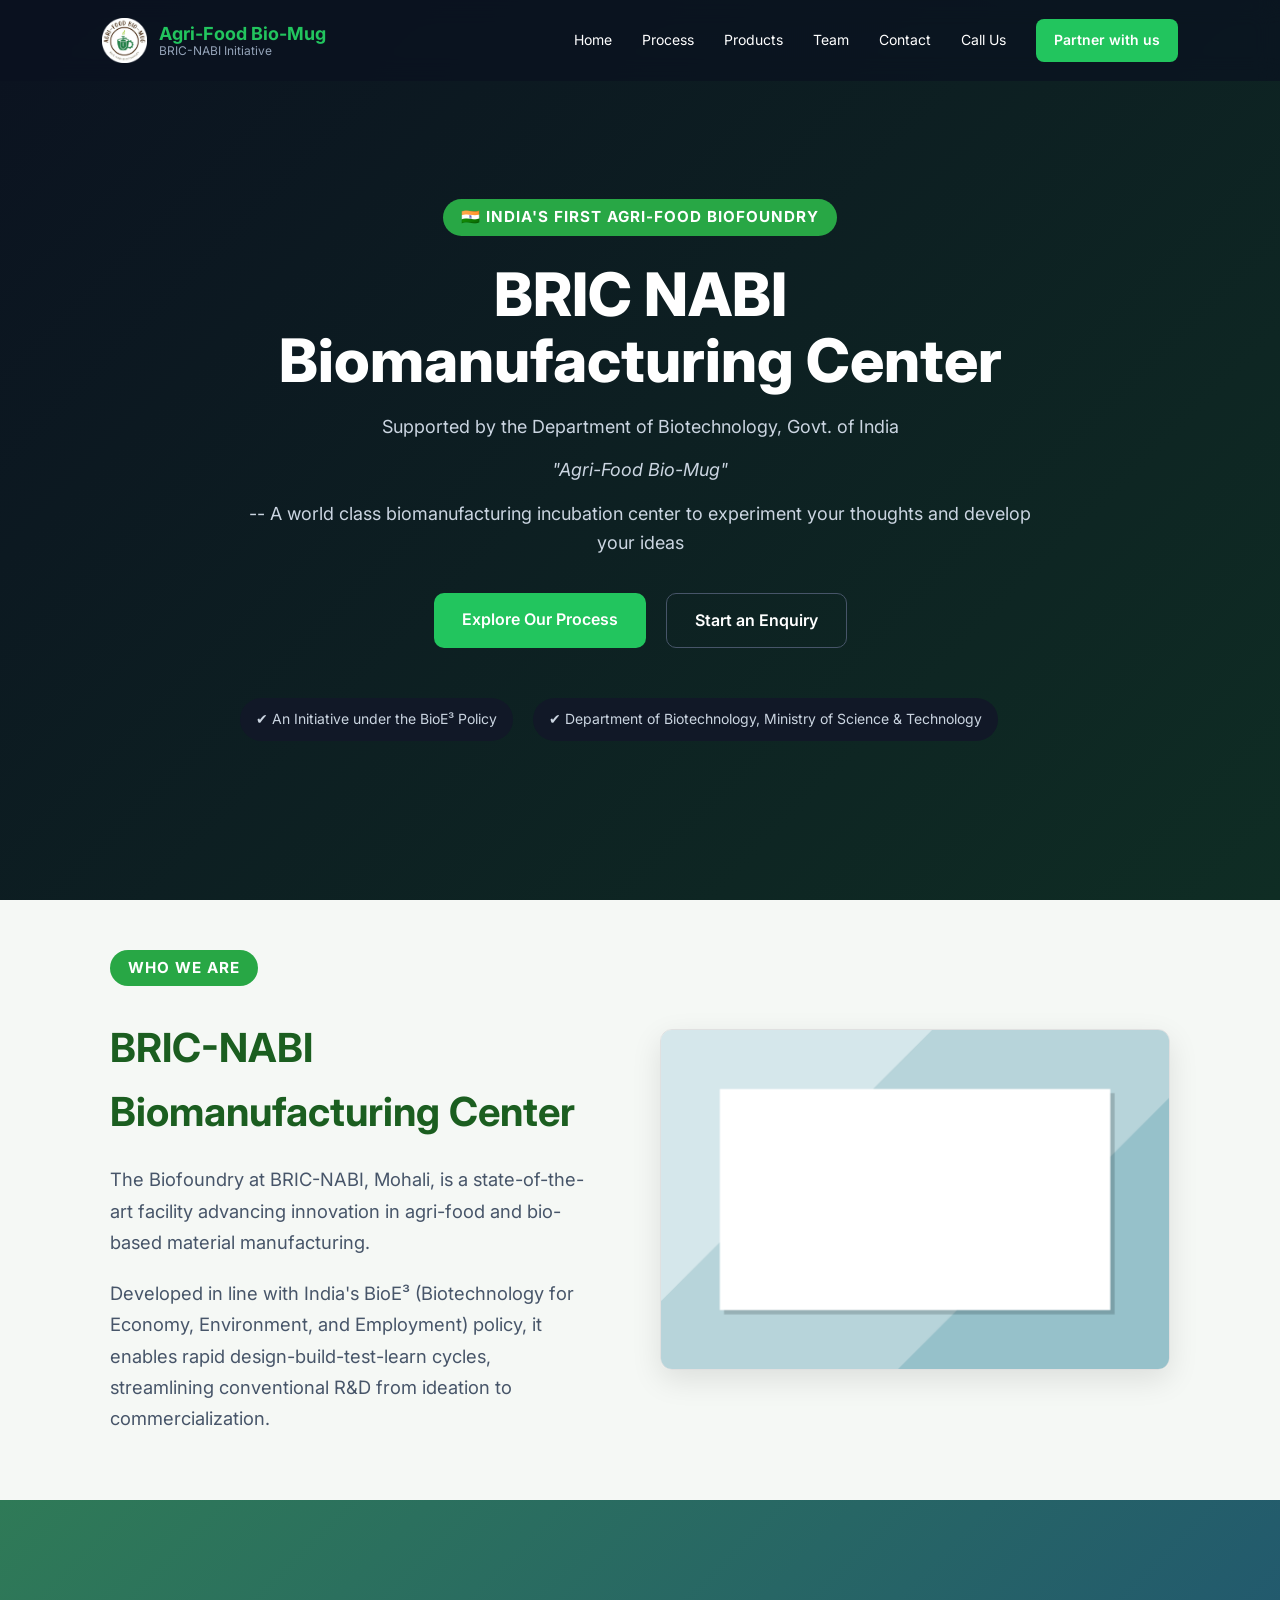
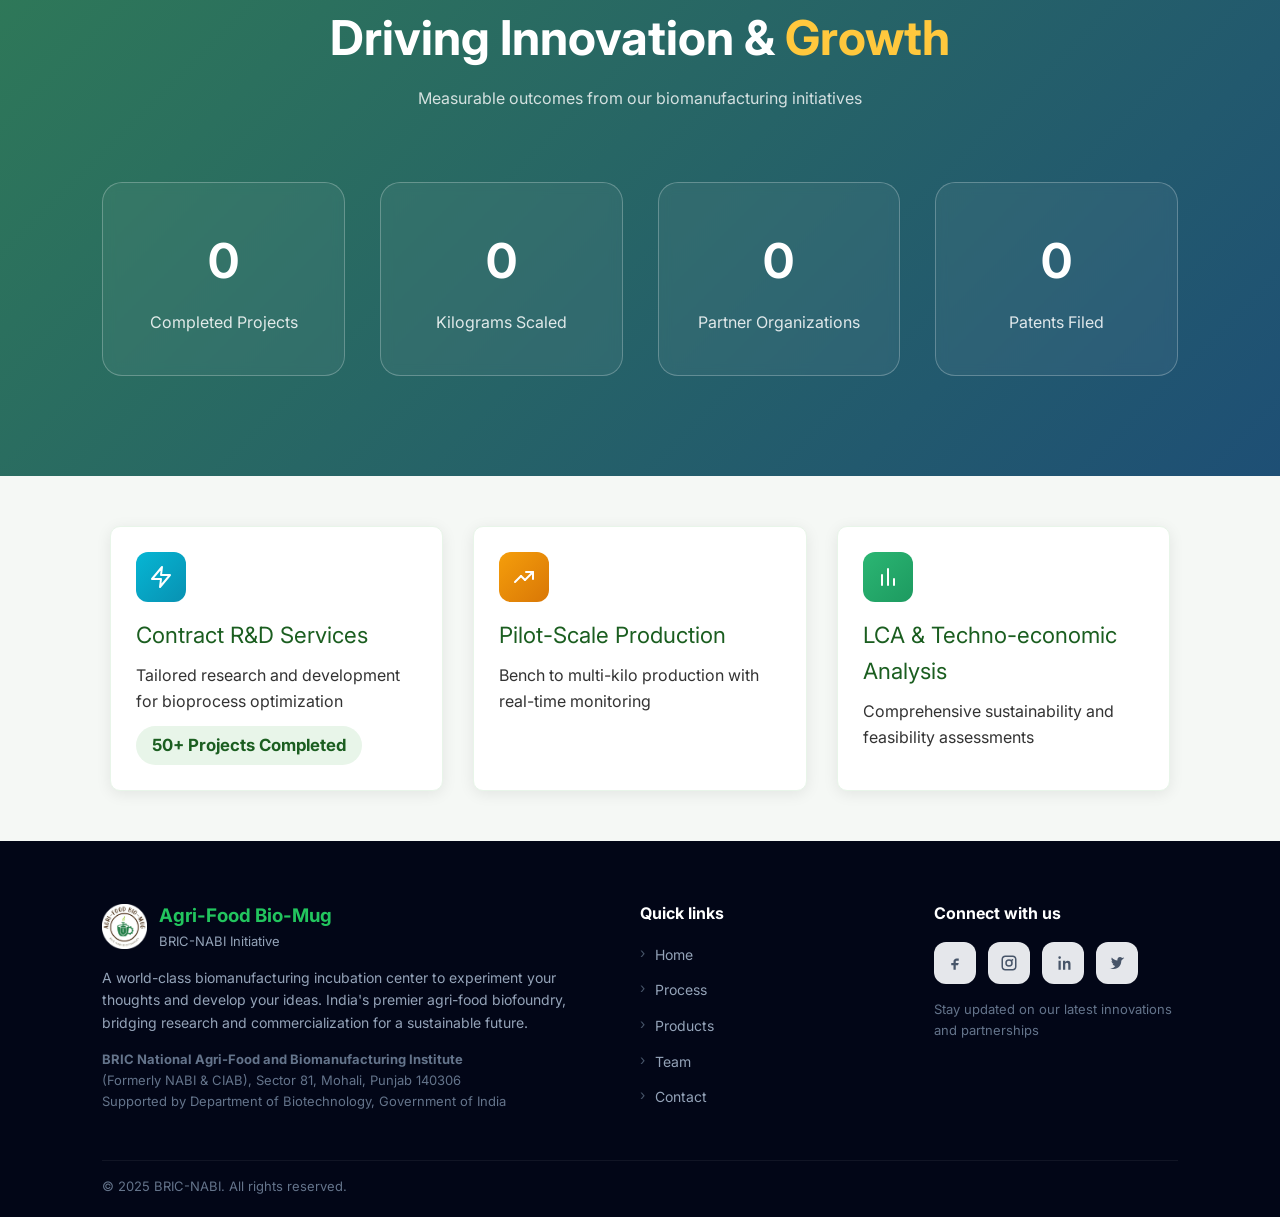
<file: index.html>
<?php
// index.php
?>
<!DOCTYPE html>
<html lang="en">
<head>
<meta charset="UTF-8">
<meta name="viewport" content="width=device-width, initial-scale=1.0">
<title>BRIC NABI Biomanufacturing Center</title>

<!-- Google Font -->
<link href="https://fonts.googleapis.com/css2?family=Inter:wght@400;600;700;800&display=swap" rel="stylesheet">
<link rel="stylesheet" href="css/main.css">
<style>
    /* .section{
    padding:100px 8%;
    background:#ffffff;
} */

/* GRID */

.content-grid{
    display:grid;
    grid-template-columns:1fr 1fr;
    gap:40px;
    align-items:center;
}

/* TEXT */

.text-content h1{
    font-size:40px;
    margin:15px 0 20px;
    max-width:100%;
    overflow-wrap: break-word;
}

.intro p{
    color:#475569;
    line-height:1.7;
    margin-bottom:15px;
}

/* IMAGE */

.image-wrapper img{
    width:100%;
    border-radius:12px;
    box-shadow:0 10px 30px rgba(0,0,0,0.1);
}


/* MOBILE */

@media(max-width:900px){

.content-grid{
    grid-template-columns:1fr;
}
@media(max-width:768px){

.text-content h1{
    font-size:32px;
}

}
.image-wrapper{
    order:-1; /* image appears on top in mobile */
}

}
.service-icon{
width:50px;
height:50px;
display:flex;
align-items:center;
justify-content:center;

border-radius:12px;
margin-bottom:15px;
}

.service-icon svg{
width:24px;
height:24px;
}
/* IMPACT SECTION */

.impact-section{
padding:100px 8%;
background:linear-gradient(135deg,#2f7a57,#1e4f75);
color:white;
text-align:center;
}


/* HEADER */

.impact-header{
margin-bottom:70px;
}

.impact-badge{
display:inline-block;
padding:8px 18px;
border-radius:25px;
border:1px solid rgba(255,255,255,0.4);
font-size:14px;
margin-bottom:20px;
}

.impact-header h2{
font-size:48px;
margin-bottom:10px;
font-weight:700;
}

.impact-header h2 span{
color:#ffc83d;
}

.impact-header p{
color:rgba(255,255,255,0.8);
}


/* GRID */

.impact-grid{
display:grid;
grid-template-columns:repeat(auto-fit,minmax(220px,1fr));
gap:35px;
}


/* CARD */

.impact-card{
padding:40px 20px;
border-radius:20px;
border:1px solid rgba(255,255,255,0.25);
background:rgba(255,255,255,0.05);
backdrop-filter:blur(6px);
}

.impact-card h3{
font-size:48px;
margin-bottom:10px;
}

.impact-card p{
font-size:16px;
color:rgba(255,255,255,0.85);
}
</style>
</head>
<body>

<!-- ================= NAVBAR ================= -->

<nav class="navbar">
    <div class="logo">
    <img src="images/logoC.png" alt="Logo" class="logo-img">

    <div class="logo-text">
        Agri-Food Bio-Mug<br>
        <small style="color:#94a3b8;font-weight:400;">BRIC-NABI Initiative</small>
    </div>
</div>

    <div class="menu-toggle" onclick="toggleMenu()">☰</div>

    <div class="nav-links" id="navLinks">
        <a href="index.html">Home</a>
        <a href="process.html">Process</a>
        <a href="product.html">Products</a>
        <!-- <a href="#">Facilities</a> -->
        <a href="team.html">Team</a>
        <!-- <a href="#">Impact</a> -->
        <a href="contact.html">Contact</a>
        <a href="tel:+911725221400">Call Us</a>
        <a href="contact.php" class="partner-btn">Partner with us </a>
    </div>
</nav>

<!-- ================= HERO ================= -->

<section class="hero">
    <div class="hero-content">

        <div class="badge">
            🇮🇳 India's First Agri-Food Biofoundry
        </div>

        <h1 style="color:white;" >
            BRIC NABI <br>
            Biomanufacturing Center
        </h1>

        <p>
            Supported by the Department of Biotechnology, Govt. of India
        </p>

        <p class="quote">
            "Agri-Food Bio-Mug"
        </p>

        <p>
            -- A world class biomanufacturing incubation center to experiment your thoughts and develop your ideas
        </p>

        <div class="buttons">
            <a href="process.php" class="btn-primary">Explore Our Process</a>
            <a href="contact.php" class="btn-secondary">Start an Enquiry</a>
        </div>

        <div class="bottom-badges">
            <div class="small-badge">
                ✔ An Initiative under the BioE³ Policy
            </div>
            <div class="small-badge">
                ✔ Department of Biotechnology, Ministry of Science & Technology
            </div>
        </div>

    </div>
</section>
<!-- <section class="info-strip">
    <div class="info-container">

        <div class="info-item">
            <p class="info-label">Supported By</p>
            <div class="info-box green">DBT India</div>
        </div>

        <div class="info-item">
            <p class="info-label">Under Policy</p>
            <div class="info-box yellow">BioE³</div>
        </div>

        <div class="info-item">
            <p class="info-label">Located At</p>
            <div class="info-box blue">NABI Mohali</div>
        </div>

    </div>
</section> -->

<div class="section">

  <div class="content-grid">

    <div class="text-content">

      <div class="badge">WHO WE ARE</div>

      <h1>BRIC-NABI<br>Biomanufacturing Center</h1>

      <div class="intro">
        <p>The Biofoundry at BRIC-NABI, Mohali, is a state-of-the-art facility advancing innovation in agri-food and bio-based material manufacturing.</p>
        
        <p>Developed in line with India's BioE³ (Biotechnology for Economy, Environment, and Employment) policy, it enables rapid design-build-test-learn cycles, streamlining conventional R&D from ideation to commercialization.</p>
      </div>

    </div>

    <div class="image-wrapper">
      <img src="images/lab.jpg" alt="State-of-the-art Biofoundry lab at BRIC-NABI, Mohali showing fermenters, control panels and pilot-scale setup">
    </div>

  </div>

</div>
<section class="impact-section">

<div class="impact-header">

<!-- <div class="impact-badge">📈 OUR IMPACT</div> -->

<h2>
Driving Innovation & <span>Growth</span>
</h2>

<p>Measurable outcomes from our biomanufacturing initiatives</p>

</div>


<div class="impact-grid">

<div class="impact-card">
<h3 class="counter" data-target="50">0</h3>
<p>Completed Projects</p>
</div>

<div class="impact-card">
<h3 class="counter" data-target="500">0</h3>
<p>Kilograms Scaled</p>
</div>

<div class="impact-card">
<h3 class="counter" data-target="25">0</h3>
<p>Partner Organizations</p>
</div>

<div class="impact-card">
<h3 class="counter" data-target="15">0</h3>
<p>Patents Filed</p>
</div>

</div>

</section>
</section>
<div class="section">
    <div class="services">

  <div class="service-item">
    
    <div class="service-icon cyan">
      <!-- Lightning / innovation icon -->
      <svg viewBox="0 0 24 24" fill="none" stroke="white" stroke-width="2" stroke-linecap="round" stroke-linejoin="round">
        <polygon points="13 2 3 14 12 14 11 22 21 10 12 10 13 2"/>
      </svg>
</div>

    <div class="service-title">Contract R&D Services</div>
    <p>Tailored research and development for bioprocess optimization</p>
    <div class="highlight">50+ Projects Completed</div>

  </div>


  <div class="service-item">

    <div class="service-icon yellow">
      <!-- Growth / chart icon -->
      <svg viewBox="0 0 24 24" fill="none" stroke="white" stroke-width="2" stroke-linecap="round" stroke-linejoin="round">
        <line x1="3" y1="17" x2="9" y2="11"/>
        <line x1="9" y1="11" x2="13" y2="15"/>
        <line x1="13" y1="15" x2="21" y2="7"/>
        <polyline points="14 7 21 7 21 14"/>
      </svg>
</div>

    <div class="service-title">Pilot-Scale Production</div>
    <p>Bench to multi-kilo production with real-time monitoring</p>

  </div>


  <div class="service-item">

    <div class="service-icon green">
      <!-- analytics bars -->
      <svg viewBox="0 0 24 24" fill="none" stroke="white" stroke-width="2" stroke-linecap="round" stroke-linejoin="round">
        <line x1="6" y1="20" x2="6" y2="10"/>
        <line x1="12" y1="20" x2="12" y2="4"/>
        <line x1="18" y1="20" x2="18" y2="14"/>
      </svg>
</div>

    <div class="service-title">LCA & Techno-economic Analysis</div>
    <p>Comprehensive sustainability and feasibility assessments</p>

  </div>

</div>
</div>

<!-- ================= FOOTER ================= -->

<footer class="footer-light">
    <div class="footer-wrapper">

        <!-- LEFT -->
        <div class="footer-left">
            <div class="footer-brand">
                <img src="images/logoC.png" alt="logo" class="footer-logo">
                <div>
                    <h3>Agri-Food Bio-Mug</h3>
                    <p class="tagline">BRIC-NABI Initiative</p>
                </div>
            </div>

            <p class="footer-desc">
                A world-class biomanufacturing incubation center to experiment your thoughts 
                and develop your ideas. India's premier agri-food biofoundry, bridging research 
                and commercialization for a sustainable future.
            </p>

            <p class="footer-address">
                <strong>BRIC National Agri-Food and Biomanufacturing Institute</strong><br>
                (Formerly NABI & CIAB), Sector 81, Mohali, Punjab 140306<br>
                Supported by Department of Biotechnology, Government of India
            </p>
        </div>

        <!-- CENTER -->
        <div class="footer-center">
            <h4>Quick links</h4>
            <ul><li><a href="index.html">Home</a></li>
                <li><a href="process.html">Process</a></li>
                <li><a href="product.html">Products</a></li>
                <li><a href="team.html">Team</a></li>
                <li><a href="contact.html">Contact</a></li>
            </ul>
        </div>

        <!-- RIGHT -->
        <div class="footer-right">
            <h4>Connect with us</h4>

            <div class="footer-social">
                <a href="#"><svg viewBox="0 0 24 24">
            <path d="M14 9h3V6h-3c-2.2 0-4 1.8-4 4v2H7v3h3v6h3v-6h3l1-3h-4v-2c0-.6.4-1 1-1z"/>
        </svg></a>
                <a href="#"><svg viewBox="0 0 24 24">
        <path d="M7 2C4.2 2 2 4.2 2 7v10c0 2.8 2.2 5 5 5h10c2.8 0 5-2.2 
        5-5V7c0-2.8-2.2-5-5-5H7zm0 2h10c1.7 0 3 1.3 3 3v10c0 
        1.7-1.3 3-3 3H7c-1.7 0-3-1.3-3-3V7c0-1.7 
        1.3-3 3-3zm5 3a5 5 0 1 0 0 10 5 5 0 0 0 
        0-10zm0 2a3 3 0 1 1 0 6 3 3 0 0 1 
        0-6zm4.5-2.5a1.2 1.2 0 1 0 0 2.4 
        1.2 1.2 0 0 0 0-2.4z"/>
    </svg>  </a>
                <a href="#"><svg viewBox="0 0 24 24">
            <path d="M6 9h3v12H6zM7.5 6.5a1.75 1.75 0 1 1 0-3.5 1.75 1.75 0 0 1 0 3.5zM12 9h3v2c.5-1 1.6-2 3.2-2C21 9 22 10.5 22 13v8h-3v-7c0-1.5-.5-2.5-1.8-2.5S15 12.5 15 14v7h-3z"/>
        </svg>  </a>
                <a href="#"><svg viewBox="0 0 24 24">
            <path d="M22 5.8c-.7.3-1.5.6-2.3.7.8-.5 1.4-1.2 1.7-2.1-.8.5-1.7.8-2.6 1C18 4.5 17 4 16 4c-2 0-3.5 1.7-3.5 3.7 0 .3 0 .6.1.8-3-.2-5.7-1.6-7.5-3.9-.3.6-.5 1.2-.5 2 0 1.3.7 2.5 1.8 3.2-.6 0-1.2-.2-1.7-.5v.1c0 1.9 1.3 3.4 3 3.7-.3.1-.7.1-1 .1-.2 0-.5 0-.7-.1.5 1.6 2 2.8 3.7 2.8A7.1 7.1 0 0 1 2 18.5 10 10 0 0 0 7.5 20c6.6 0 10.2-5.6 10.2-10.4v-.5c.7-.5 1.3-1.2 1.8-2z"/>
        </svg></a>
            </div>

            <p class="footer-note">
                Stay updated on our latest innovations and partnerships
            </p>
        </div>

    </div>

    <!-- BOTTOM -->
    <div class="footer-bottom-light">
        <p>© 2025 BRIC-NABI. All rights reserved.</p>
        <p class="made"></p>
    </div>
</footer>
<script>
function toggleMenu(){
    document.getElementById("navLinks").classList.toggle("active");
}
</script>
<script>

const counters = document.querySelectorAll(".counter");

const observer = new IntersectionObserver(entries => {

entries.forEach(entry => {

if(entry.isIntersecting){

const counter = entry.target;
const target = +counter.getAttribute("data-target");
let count = 0;

const speed = target / 100;

const updateCount = () => {

count += speed;

if(count < target){
counter.innerText = Math.floor(count);
requestAnimationFrame(updateCount);
}else{
counter.innerText = target + "+";
}

};

updateCount();

observer.unobserve(counter);

}

});

},{
threshold:0.6
});

counters.forEach(counter=>{
observer.observe(counter);
});

</script>

</body>
</html>
</file>
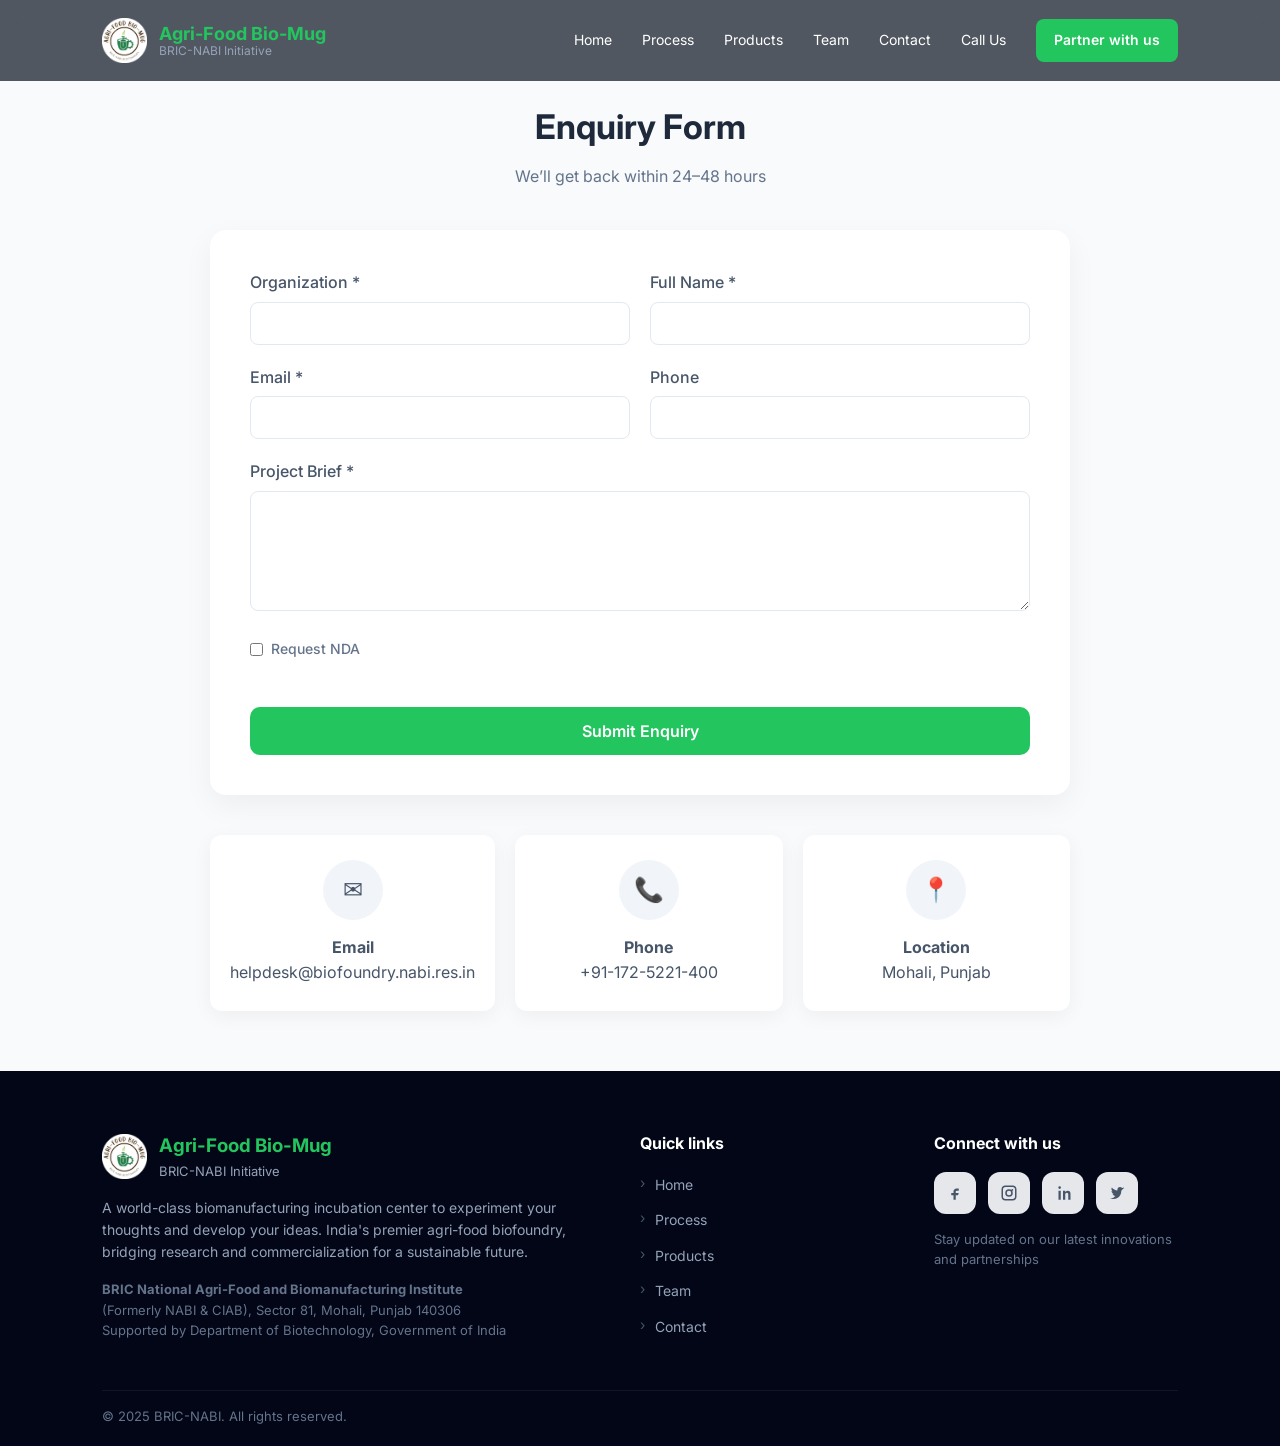
<file: contact.html>
<!DOCTYPE html>
<html lang="en">
<head>
<meta charset="UTF-8">
<meta name="viewport" content="width=device-width, initial-scale=1.0">
<title>Enquiry Form</title>

<link href="https://fonts.googleapis.com/css2?family=Inter:wght@400;500;600;700&display=swap" rel="stylesheet">
<link rel="stylesheet" href="css/main.css">
<style>

*{
    margin:0;
    padding:0;
    box-sizing:border-box;
}

body{
    font-family:'Inter',sans-serif;
    background:#f8fafc;
    color:#334155; /* softer grey */
}

/* NAVBAR */
/* .navbar{
    display:flex;
    justify-content:space-between;
    align-items:center;
    padding:18px 8%;
    background:#fff;
    border-bottom:1px solid #e2e8f0;
} */

/* .logo{
    font-weight:600;
    font-size:18px;
    color:#334155;
} */

/* CONTAINER */
.container{
    max-width:900px;
    margin:60px auto;
    margin-top:100px;
    padding:0 20px;
}

h1{
    text-align:center;
    font-size:34px;
    margin-bottom:10px;
    color:#1e293b;
}

.subtitle{
    text-align:center;
    color:#64748b;
    margin-bottom:40px;
}

/* FORM */
.form-box{
    background:#fff;
    padding:40px;
    border-radius:16px;
    box-shadow:0 10px 30px rgba(0,0,0,0.05);
}

/* NDA TOP RIGHT */
.form-top{
    display:flex;
    justify-content:flex-start;
    margin-bottom:20px;
    margin-top:20px;
}

.form-top label{
    display:flex;
    align-items:center;
    gap:8px;
    font-size:14px;
    color:#64748b;
    cursor:pointer;
    white-space:nowrap; /* 🔥 KEY FIX */
}

/* GRID */
.form-grid{
    display:grid;
    grid-template-columns:1fr 1fr;
    gap:20px;
}

.full{
    grid-column:span 2;
}

/* INPUTS */
label{
    font-weight:500;
    margin-bottom:6px;
    display:block;
    color:#475569;
}

input, textarea{
    width:100%;
    padding:12px;
    border:1px solid #e2e8f0;
    border-radius:8px;
    font-size:14px;
    color:#334155;
}

input::placeholder, textarea::placeholder{
    color:#94a3b8;
}

input:focus, textarea:focus{
    border-color:#22c55e;
    outline:none;
}

textarea{
    height:120px;
}

/* BUTTON */
button{
    margin-top:20px;
    width:100%;
    padding:14px;
    border:none;
    border-radius:10px;
    background:#22c55e;
    color:#fff;
    font-size:16px;
    font-weight:600;
    cursor:pointer;
}

button:hover{
    background:#16a34a;
}

/* ALERTS */
.success{
    background:#dcfce7;
    color:#166534;
    padding:12px;
    border-radius:8px;
    margin-bottom:20px;
    text-align:center;
}

.error{
    background:#fee2e2;
    color:#991b1b;
    padding:12px;
    border-radius:8px;
    margin-bottom:20px;
    text-align:center;
}

/* CONTACT CARDS */
.contact-cards{
    display:grid;
    grid-template-columns:repeat(3,1fr);
    gap:20px;
    margin-top:40px;
}

.contact-card{
    background:#fff;
    padding:25px 20px;
    border-radius:12px;
    text-align:center;
    box-shadow:0 5px 20px rgba(0,0,0,0.05);
    color:#475569;
}

/* ICON BOX */
.icon{
    width:60px;
    height:60px;
    margin:0 auto 15px;
    display:flex;
    align-items:center;
    justify-content:center;
    font-size:24px;
    background:#f1f5f9;   /* light grey background */
    border-radius:50%;    /* circle */
}

/* remove link underline */
.contact-card a{
    text-decoration:none;
    color:#475569;
}

/* MOBILE */
@media(max-width:768px){
    .form-grid{
        grid-template-columns:1fr;
    }
    .full{
        grid-column:span 1;
    }
    .contact-cards{
        grid-template-columns:1fr;
    }
    .form-top{
        justify-content:flex-start;
    }
}

</style>
</head>

<body>

<!-- ================= NAVBAR ================= -->

<nav class="navbar">
    <div class="logo">
    <img src="images/logoC.png" alt="Logo" class="logo-img">

    <div class="logo-text">
        Agri-Food Bio-Mug<br>
        <small style="color:#94a3b8;font-weight:400;">BRIC-NABI Initiative</small>
    </div>
</div>

    <div class="menu-toggle" onclick="toggleMenu()">☰</div>

    <div class="nav-links" id="navLinks">
        <a href="index.html">Home</a>
        <a href="process.html">Process</a>
        <a href="product.html">Products</a>
        <!-- <a href="#">Facilities</a> -->
        <a href="team.html">Team</a>
        <!-- <a href="#">Impact</a> -->
        <a href="contact.html">Contact</a>
        <a href="tel:+911725221400">Call Us</a>
        <a href="contact.html" class="partner-btn">Partner with us </a>
    </div>
</nav>

<div class="container">

<h1>Enquiry Form</h1>
<p class="subtitle">We’ll get back within 24–48 hours</p>



<div class="form-box">

<form method="POST">

<input type="hidden" name="csrf_token" value="<?php echo $_SESSION['csrf_token']; ?>">

<!-- NDA TOP RIGHT -->


<div class="form-grid">

<div>
<label>Organization *</label>
<input type="text" name="organization" required>
</div>

<div>
<label>Full Name *</label>
<input type="text" name="fullname" required>
</div>

<div>
<label>Email *</label>
<input type="email" name="email" required>
</div>

<div>
<label>Phone</label>
<input type="text" name="phone">
</div>

<div class="full">
<label>Project Brief *</label>
<textarea name="brief" required></textarea>
</div>

</div>
<div class="form-top">
    <label>
        <input type="checkbox" name="nda"> Request NDA
    </label>
</div>
<button type="submit" name="submit">Submit Enquiry</button>

</form>

</div>

<div class="contact-cards">

<div class="contact-card">
    <div class="icon">✉</div>
    <h4>Email</h4>
    <p><a href="mailto:helpdesk@biofoundry.nabi.res.in">
        helpdesk@biofoundry.nabi.res.in
    </a></p>
</div>

<div class="contact-card">
    <div class="icon">📞</div>
    <h4>Phone</h4>
    <p><a href="tel:+91-172-5221-400">
        +91-172-5221-400
    </a></p>
</div>

<div class="contact-card">
    <div class="icon">📍</div>
    <h4>Location</h4>
    <p>Mohali, Punjab</p>
</div>

</div>

</div>
<footer class="footer-light">
    <div class="footer-wrapper">

        <!-- LEFT -->
        <div class="footer-left">
            <div class="footer-brand">
                <img src="images/logoC.png" alt="logo" class="footer-logo">
                <div>
                    <h3>Agri-Food Bio-Mug</h3>
                    <p class="tagline">BRIC-NABI Initiative</p>
                </div>
            </div>

            <p class="footer-desc">
                A world-class biomanufacturing incubation center to experiment your thoughts 
                and develop your ideas. India's premier agri-food biofoundry, bridging research 
                and commercialization for a sustainable future.
            </p>

            <p class="footer-address">
                <strong>BRIC National Agri-Food and Biomanufacturing Institute</strong><br>
                (Formerly NABI & CIAB), Sector 81, Mohali, Punjab 140306<br>
                Supported by Department of Biotechnology, Government of India
            </p>
        </div>

        <!-- CENTER -->
        <div class="footer-center">
            <h4>Quick links</h4>
            <ul><li><a href="index.html">Home</a></li>
                <li><a href="process.html">Process</a></li>
                <li><a href="product.html">Products</a></li>
                <li><a href="team.html">Team</a></li>
                <li><a href="contact.html">Contact</a></li>
            </ul>
        </div>

        <!-- RIGHT -->
        <div class="footer-right">
            <h4>Connect with us</h4>

            <div class="footer-social">
                <a href="#"><svg viewBox="0 0 24 24">
            <path d="M14 9h3V6h-3c-2.2 0-4 1.8-4 4v2H7v3h3v6h3v-6h3l1-3h-4v-2c0-.6.4-1 1-1z"/>
        </svg></a>
                <a href="#"><svg viewBox="0 0 24 24">
        <path d="M7 2C4.2 2 2 4.2 2 7v10c0 2.8 2.2 5 5 5h10c2.8 0 5-2.2 
        5-5V7c0-2.8-2.2-5-5-5H7zm0 2h10c1.7 0 3 1.3 3 3v10c0 
        1.7-1.3 3-3 3H7c-1.7 0-3-1.3-3-3V7c0-1.7 
        1.3-3 3-3zm5 3a5 5 0 1 0 0 10 5 5 0 0 0 
        0-10zm0 2a3 3 0 1 1 0 6 3 3 0 0 1 
        0-6zm4.5-2.5a1.2 1.2 0 1 0 0 2.4 
        1.2 1.2 0 0 0 0-2.4z"/>
    </svg>  </a>
                <a href="#"><svg viewBox="0 0 24 24">
            <path d="M6 9h3v12H6zM7.5 6.5a1.75 1.75 0 1 1 0-3.5 1.75 1.75 0 0 1 0 3.5zM12 9h3v2c.5-1 1.6-2 3.2-2C21 9 22 10.5 22 13v8h-3v-7c0-1.5-.5-2.5-1.8-2.5S15 12.5 15 14v7h-3z"/>
        </svg>  </a>
                <a href="#"><svg viewBox="0 0 24 24">
            <path d="M22 5.8c-.7.3-1.5.6-2.3.7.8-.5 1.4-1.2 1.7-2.1-.8.5-1.7.8-2.6 1C18 4.5 17 4 16 4c-2 0-3.5 1.7-3.5 3.7 0 .3 0 .6.1.8-3-.2-5.7-1.6-7.5-3.9-.3.6-.5 1.2-.5 2 0 1.3.7 2.5 1.8 3.2-.6 0-1.2-.2-1.7-.5v.1c0 1.9 1.3 3.4 3 3.7-.3.1-.7.1-1 .1-.2 0-.5 0-.7-.1.5 1.6 2 2.8 3.7 2.8A7.1 7.1 0 0 1 2 18.5 10 10 0 0 0 7.5 20c6.6 0 10.2-5.6 10.2-10.4v-.5c.7-.5 1.3-1.2 1.8-2z"/>
        </svg></a>
            </div>

            <p class="footer-note">
                Stay updated on our latest innovations and partnerships
            </p>
        </div>

    </div>

    <!-- BOTTOM -->
    <div class="footer-bottom-light">
        <p>© 2025 BRIC-NABI. All rights reserved.</p>
        <p class="made"></p>
    </div>
</footer>
<script>
function toggleMenu(){
    document.getElementById("navLinks").classList.toggle("active");
}
</script>
</body>
</html>
</file>
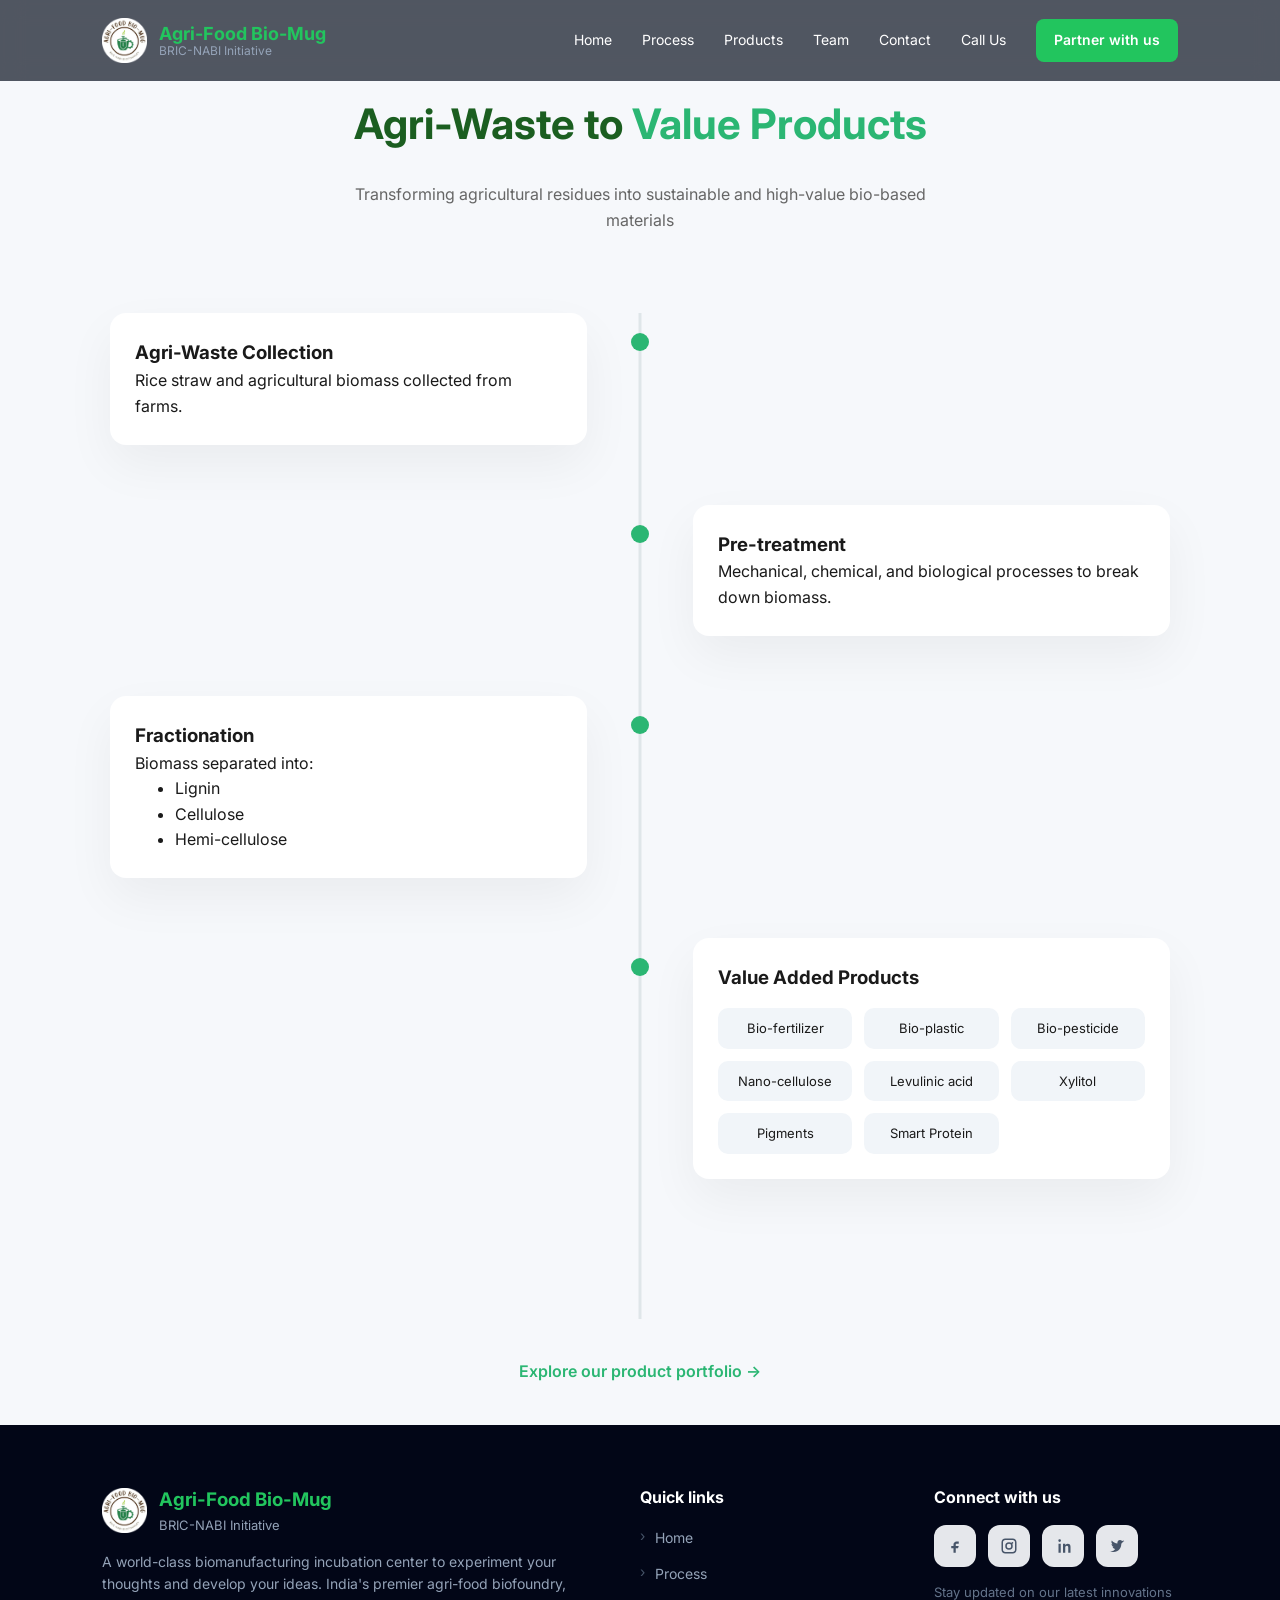
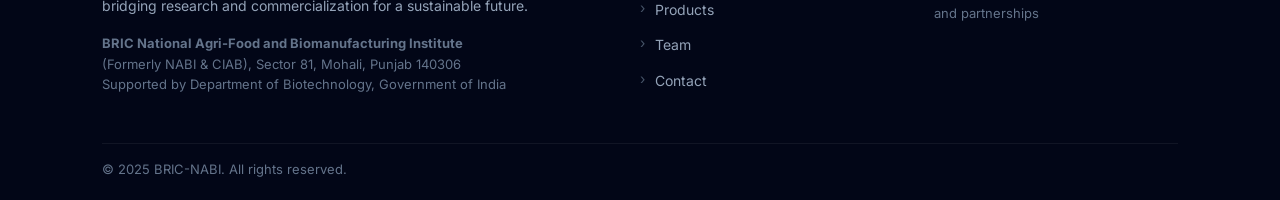
<file: process.html>
<?php
// process.php
?>
<!DOCTYPE html>
<html lang="en">
<head> 
<meta charset="UTF-8">
<title>Process</title>
<meta name="viewport" content="width=device-width, initial-scale=1.0">

<link href="https://fonts.googleapis.com/css2?family=Inter:wght@400;600;700&display=swap" rel="stylesheet">
<link rel="stylesheet" href="css/main.css">
<style>

/* RESET */
* {
  box-sizing: border-box;
  font-family: Inter, sans-serif;
}

body {
  margin: 0;
  background: #f6f8fb;
  color: #1a1a1a;
}

/* NAVBAR */
/* .navbar {
  display: flex;
  justify-content: space-between;
  padding: 18px 8%;
  background: white;
  border-bottom: 1px solid #eee;
}

.nav-links {
  display: flex;
  gap: 20px;
}

.nav-links a {
  text-decoration: none;
  color: #333;
} */

/* HEADER */
.header {
  text-align: center;
  padding: 80px 20px 40px;
}

.header h1 {
  font-size: 42px;
}

.header span {
  color: #2bb673;
}

.header p {
  color: #666;
  max-width: 600px;
  margin: auto;
}

/* TIMELINE */
.timeline {
  position: relative;
  max-width: 1100px;
  margin: auto;
  padding: 40px 20px;
}

/* vertical line */
.timeline::before {
  content: "";
  position: absolute;
  left: 50%;
  width: 3px;
  height: 100%;
  background: #dfe6e9;
  transform: translateX(-50%);
}

/* STEP */
.step {
  display: flex;
  justify-content: space-between;
  margin-bottom: 60px;
  position: relative;
}

.step:nth-child(even) {
  flex-direction: row-reverse;
}

/* CARD */
.card {
  width: 45%;
  background: white;
  padding: 25px;
  border-radius: 16px;
  box-shadow: 0 20px 50px rgba(0,0,0,0.05);
}

.card h3 {
  margin-top: 0;
}

/* DOT */
.dot {
  position: absolute;
  left: 50%;
  top: 20px;
  width: 18px;
  height: 18px;
  background: #2bb673;
  border-radius: 50%;
  transform: translateX(-50%);
}

/* PRODUCTS GRID */
.products {
  margin-top: 15px;
  display: grid;
  grid-template-columns: repeat(auto-fit, minmax(120px, 1fr));
  gap: 12px;
}

.product {
  padding: 10px;
  background: #f1f5f9;
  border-radius: 10px;
  font-size: 13px;
  text-align: center;
}
.explore {
  display: inline-block;
  margin-top: 40px;
  color: #2bb673;
  font-weight: 600;
  text-decoration: none;
  
}
.explore-wrapper {
  display: flex;
  justify-content: center;
  margin-top: 40px;
  margin-bottom: 40px;
}
/* MOBILE */
@media(max-width: 768px){

  .timeline::before {
    left: 20px;
  }

  .step {
    flex-direction: column !important;
    padding-left: 40px;
  }

  .card {
    width: 100%;
  }

  .dot {
    left: 20px;
  }
}

</style>
</head>

<body>
<nav class="navbar">
    <div class="logo">
    <img src="images/logoC.png" alt="Logo" class="logo-img">

    <div class="logo-text">
        Agri-Food Bio-Mug<br>
        <small style="color:#94a3b8;font-weight:400;">BRIC-NABI Initiative</small>
    </div>
</div>

    <div class="menu-toggle" onclick="toggleMenu()">☰</div>

    <div class="nav-links" id="navLinks">
        <a href="index.html">Home</a>
        <a href="process.html">Process</a>
        <a href="product.html">Products</a>
        <!-- <a href="#">Facilities</a> -->
        <a href="team.html">Team</a>
        <!-- <a href="#">Impact</a> -->
        <a href="contact.html">Contact</a>
        <a href="tel:+911725221400">Call Us</a>
        <a href="contact.html" class="partner-btn">Partner with us </a>
    </div>
</nav>

<!-- HEADER -->
<div class="header">
  <h1>Agri-Waste to <span>Value Products</span></h1>
  <p>Transforming agricultural residues into sustainable and high-value bio-based materials</p>
</div>

<!-- TIMELINE -->
<div class="timeline">

  <!-- STEP 1 -->
  <div class="step">
    <div class="card">
      <h3>Agri-Waste Collection</h3>
      <p>Rice straw and agricultural biomass collected from farms.</p>
    </div>
    <div class="dot"></div>
  </div>

  <!-- STEP 2 -->
  <div class="step">
    <div class="card">
      <h3>Pre-treatment</h3>
      <p>Mechanical, chemical, and biological processes to break down biomass.</p>
    </div>
    <div class="dot"></div>
  </div>

  <!-- STEP 3 -->
  <div class="step">
    <div class="card">
      <h3>Fractionation</h3>
      <p>Biomass separated into:</p>
      <ul style="padding-left:40px;">
  <li>Lignin</li>
  <li>Cellulose</li>
  <li>Hemi-cellulose</li>
</ul>
    </div>
    <div class="dot"></div>
  </div>

  <!-- STEP 4 -->
  <div class="step">
    <div class="card">
      <h3>Value Added Products</h3>

      <div class="products">
        <div class="product">Bio-fertilizer</div>
        <div class="product">Bio-plastic</div>
        <div class="product">Bio-pesticide</div>
        <div class="product">Nano-cellulose</div>
        <div class="product">Levulinic acid</div>
        <div class="product">Xylitol</div>
        <div class="product">Pigments</div>
        <div class="product">Smart Protein</div>
      </div>

    </div>
    <div class="dot"></div>
  </div>

</div>
<div class="explore-wrapper">
  <a href="#" class="explore">Explore our product portfolio →</a>
</div>
<!-- ================= FOOTER ================= -->

<footer class="footer-light">
    <div class="footer-wrapper">

        <!-- LEFT -->
        <div class="footer-left">
            <div class="footer-brand">
                <img src="images/logoC.png" alt="logo" class="footer-logo">
                <div>
                    <h3>Agri-Food Bio-Mug</h3>
                    <p class="tagline">BRIC-NABI Initiative</p>
                </div>
            </div>

            <p class="footer-desc">
                A world-class biomanufacturing incubation center to experiment your thoughts 
                and develop your ideas. India's premier agri-food biofoundry, bridging research 
                and commercialization for a sustainable future.
            </p>

            <p class="footer-address">
                <strong>BRIC National Agri-Food and Biomanufacturing Institute</strong><br>
                (Formerly NABI & CIAB), Sector 81, Mohali, Punjab 140306<br>
                Supported by Department of Biotechnology, Government of India
            </p>
        </div>

        <!-- CENTER -->
        <div class="footer-center">
            <h4>Quick links</h4>
            <ul><li><a href="index.html">Home</a></li>
                <li><a href="process.html">Process</a></li>
                <li><a href="product.html">Products</a></li>
                <li><a href="team.html">Team</a></li>
                <li><a href="contact.html">Contact</a></li>
            </ul>
        </div>

        <!-- RIGHT -->
        <div class="footer-right">
            <h4>Connect with us</h4>

            <div class="footer-social">
                <a href="#"><svg viewBox="0 0 24 24">
            <path d="M14 9h3V6h-3c-2.2 0-4 1.8-4 4v2H7v3h3v6h3v-6h3l1-3h-4v-2c0-.6.4-1 1-1z"/>
        </svg></a>
                <a href="#"><svg viewBox="0 0 24 24">
        <path d="M7 2C4.2 2 2 4.2 2 7v10c0 2.8 2.2 5 5 5h10c2.8 0 5-2.2 
        5-5V7c0-2.8-2.2-5-5-5H7zm0 2h10c1.7 0 3 1.3 3 3v10c0 
        1.7-1.3 3-3 3H7c-1.7 0-3-1.3-3-3V7c0-1.7 
        1.3-3 3-3zm5 3a5 5 0 1 0 0 10 5 5 0 0 0 
        0-10zm0 2a3 3 0 1 1 0 6 3 3 0 0 1 
        0-6zm4.5-2.5a1.2 1.2 0 1 0 0 2.4 
        1.2 1.2 0 0 0 0-2.4z"/>
    </svg>  </a>
                <a href="#"><svg viewBox="0 0 24 24">
            <path d="M6 9h3v12H6zM7.5 6.5a1.75 1.75 0 1 1 0-3.5 1.75 1.75 0 0 1 0 3.5zM12 9h3v2c.5-1 1.6-2 3.2-2C21 9 22 10.5 22 13v8h-3v-7c0-1.5-.5-2.5-1.8-2.5S15 12.5 15 14v7h-3z"/>
        </svg>  </a>
                <a href="#"><svg viewBox="0 0 24 24">
            <path d="M22 5.8c-.7.3-1.5.6-2.3.7.8-.5 1.4-1.2 1.7-2.1-.8.5-1.7.8-2.6 1C18 4.5 17 4 16 4c-2 0-3.5 1.7-3.5 3.7 0 .3 0 .6.1.8-3-.2-5.7-1.6-7.5-3.9-.3.6-.5 1.2-.5 2 0 1.3.7 2.5 1.8 3.2-.6 0-1.2-.2-1.7-.5v.1c0 1.9 1.3 3.4 3 3.7-.3.1-.7.1-1 .1-.2 0-.5 0-.7-.1.5 1.6 2 2.8 3.7 2.8A7.1 7.1 0 0 1 2 18.5 10 10 0 0 0 7.5 20c6.6 0 10.2-5.6 10.2-10.4v-.5c.7-.5 1.3-1.2 1.8-2z"/>
        </svg></a>
            </div>

            <p class="footer-note">
                Stay updated on our latest innovations and partnerships
            </p>
        </div>

    </div>

    <!-- BOTTOM -->
    <div class="footer-bottom-light">
        <p>© 2025 BRIC-NABI. All rights reserved.</p>
        <p class="made"></p>
    </div>
</footer>
<script>
function toggleMenu(){
    document.getElementById("navLinks").classList.toggle("active");
}
</script>
</body>
</html>
</file>
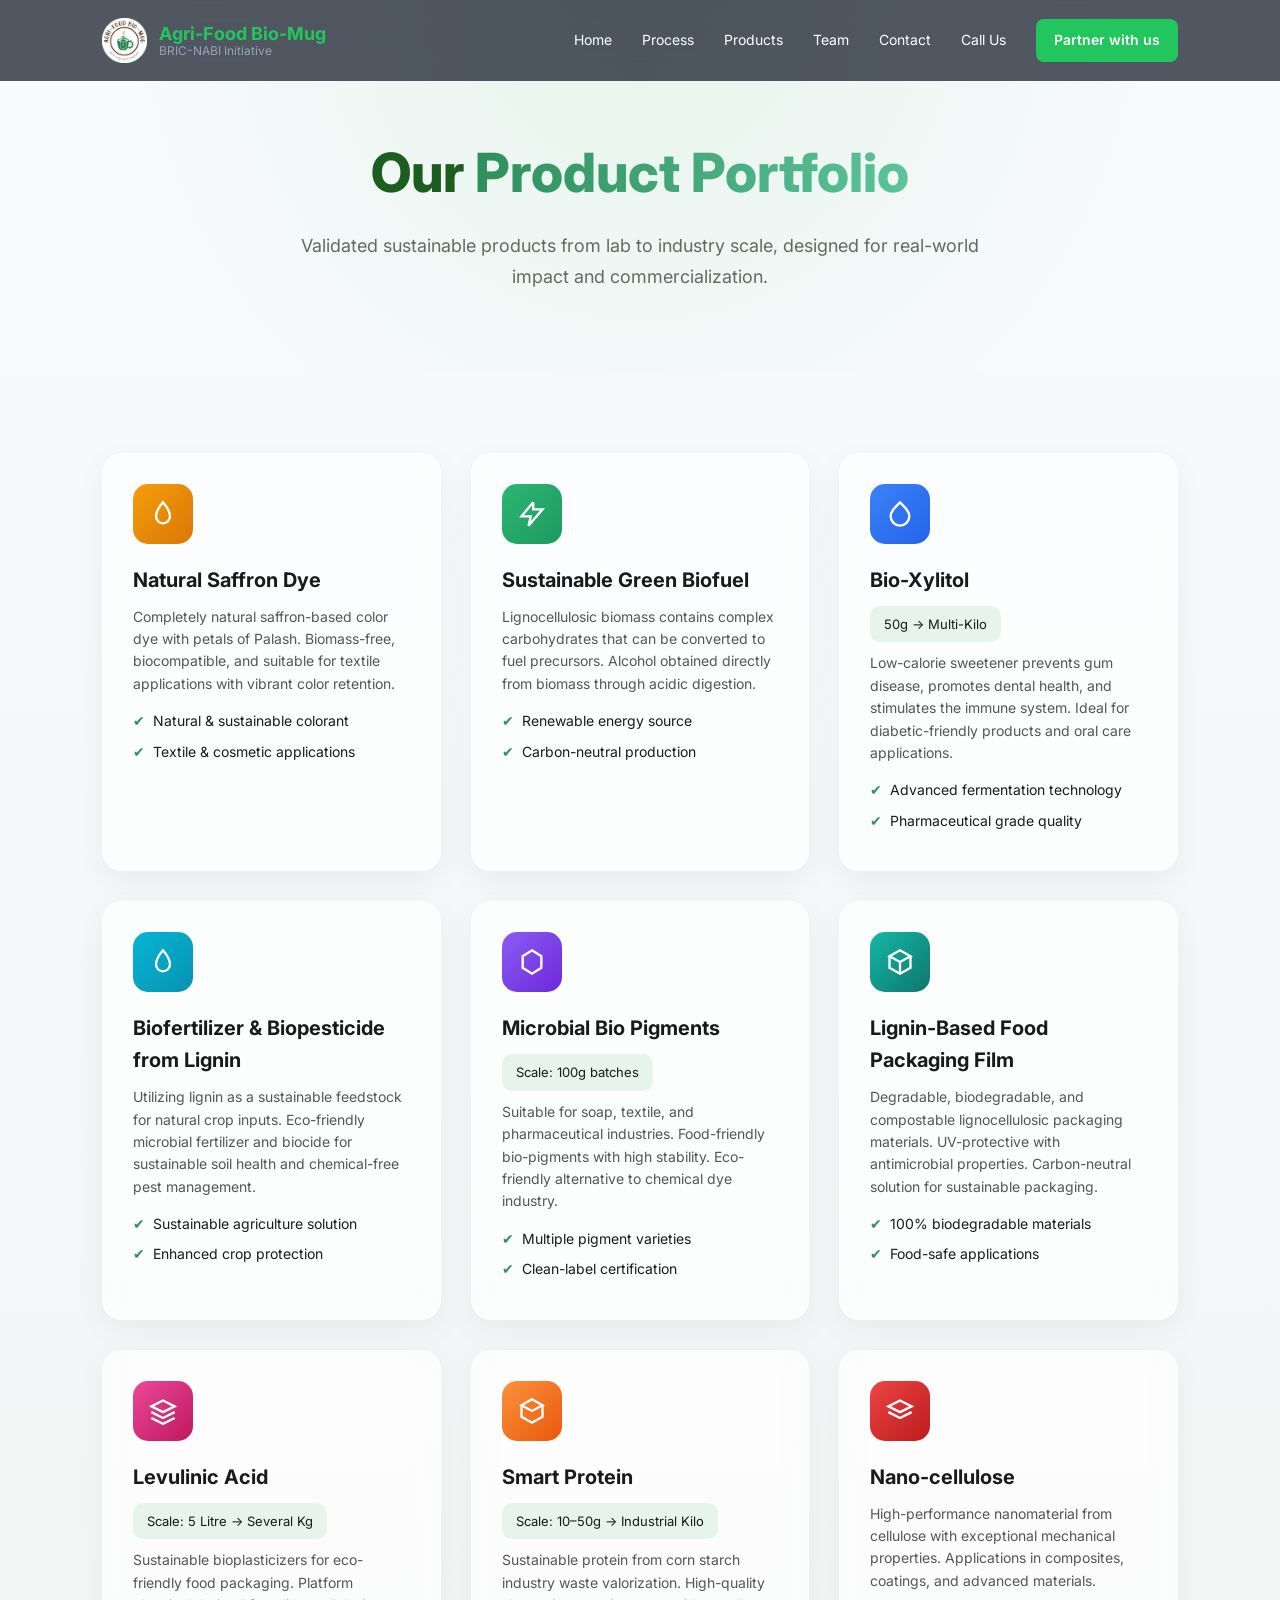
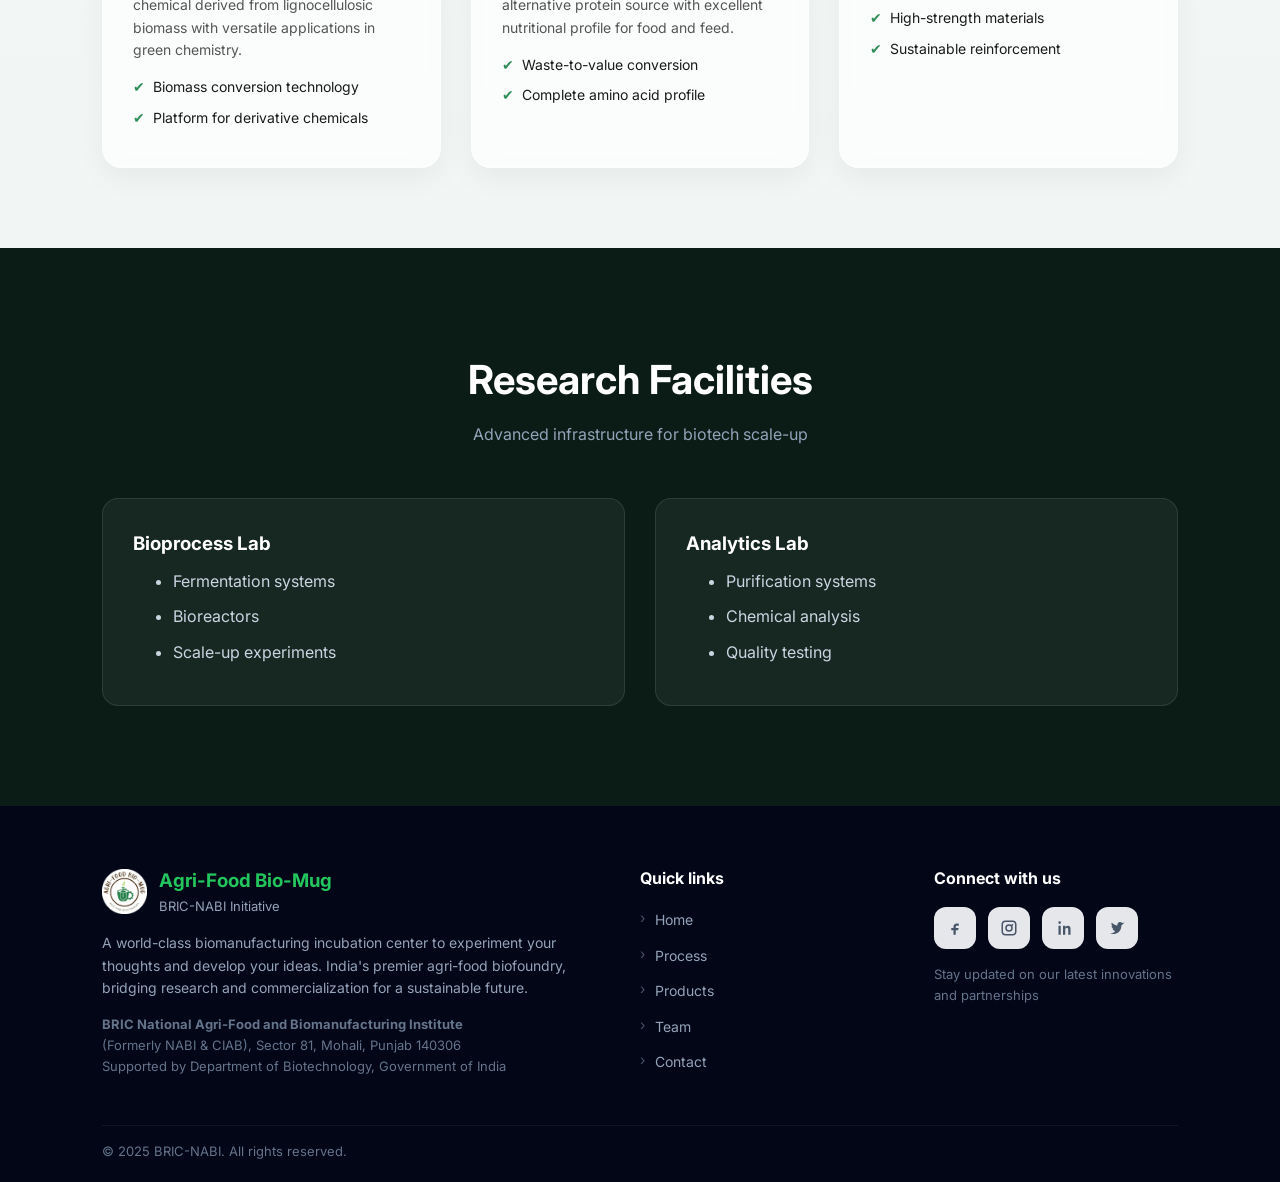
<file: product.html>
<!DOCTYPE html>
<html lang="en">
<head>
<meta charset="UTF-8">
<meta name="viewport" content="width=device-width, initial-scale=1.0">

<title>Product Portfolio</title>

<link href="https://fonts.googleapis.com/css2?family=Inter:wght@400;500;600;700;800&display=swap" rel="stylesheet">
<link rel="stylesheet" href="css/main.css">
<style>

/* ================= GLOBAL ================= */
*{
margin:0;
padding:0;
box-sizing:border-box;
font-family:'Inter',sans-serif;
}

body{
background:linear-gradient(180deg,#f8fafc,#eef3f0);
color:#1a1a1a;
}

/* ================= NAVBAR ================= */
/* .navbar{
display:flex;
justify-content:space-between;
align-items:center;
padding:20px 8%;
background:white;
box-shadow:0 2px 20px rgba(0,0,0,0.05);
position:sticky;
top:0;
z-index:100;
}

.logo{
font-weight:700;
font-size:18px;
}

.nav-links a{
margin-left:25px;
text-decoration:none;
color:#333;
font-weight:500;
}

.partner-btn{
background:#2f8f5b;
color:white !important;
padding:10px 18px;
border-radius:8px;
} */

/* ================= HERO ================= */
.heroo{
padding:120px 8% 80px;
text-align:center;
background:radial-gradient(circle at top,#e6f4ec,#f8fafc 70%);
}

.badge{
display:inline-block;
padding:8px 20px;
border-radius:30px;
background:#e6f4ec;
color:#2f8f5b;
font-size:13px;
margin-bottom:20px;
}

.heroo h1{
font-size:54px;
font-weight:800;
margin-bottom:15px;
}

.heroo h1 span{
background:linear-gradient(90deg,#2f8f5b,#5cc39b);
-webkit-background-clip:text;
-webkit-text-fill-color:transparent;
}

.heroo p{
color:#5f6b63;
max-width:700px;
margin:auto;
font-size:18px;
line-height:1.7;
}

/* ================= GRID ================= */
.products{
padding:80px 8%;
}

.grid{
display:grid;
grid-template-columns:repeat(auto-fit,minmax(300px,1fr));
gap:30px;
}

/* ================= CARD ================= */
.card{
background:rgba(255,255,255,0.7);
backdrop-filter:blur(10px);
padding:30px;
border-radius:20px;
border:1px solid rgba(255,255,255,0.5);
transition:.3s;
box-shadow:0 10px 30px rgba(0,0,0,0.05);
}

.card:hover{
transform:translateY(-10px);
box-shadow:0 20px 60px rgba(0,0,0,0.08);
}

.icon{
width:60px;
height:60px;
border-radius:15px;
display:flex;
align-items:center;
justify-content:center;
background:linear-gradient(135deg,#e6f4ec,#d8f3dc);
margin-bottom:20px;
}

.icon svg{
width:28px;
height:28px;
stroke:white;
stroke-width:2;
fill:none;
}

.card h3{
margin-bottom:10px;
font-size:20px;
}

.card p{
font-size:14px;
color:#555;
line-height:1.6;
margin-bottom:15px;
}

.features{
list-style:none;
}

.features li{
margin-bottom:8px;
font-size:14px;
display:flex;
align-items:center;
}

.features li::before{
content:"✔";
color:#2f8f5b;
margin-right:8px;
}

.scale{
background:#e6f4ec;
padding:8px 14px;
border-radius:10px;
font-size:13px;
margin-bottom:10px;
display:inline-block;
}

/* ================= FACILITY ================= */
.facility{
background:#0b1c17;
color:white;
padding:100px 8%;
text-align:center;
}

.facility h2{
font-size:40px;
margin-bottom:10px;
}

.facility p{
color:#94a3b8;
margin-bottom:50px;
}

.facility-grid{
display:grid;
grid-template-columns:repeat(auto-fit,minmax(300px,1fr));
gap:30px;
}

.facility-card{
background:rgba(255,255,255,0.05);
padding:30px;
border-radius:16px;
border:1px solid rgba(255,255,255,0.1);
text-align:left;
}

.facility-card li{
margin-bottom:10px;
color:#cbd5e1;
}
.green { background: linear-gradient(135deg, #2bb673, #1d9a60); }
.blue { background: linear-gradient(135deg, #3b82f6, #2563eb); }
.yellow { background: linear-gradient(135deg, #f59e0b, #d97706); }
.cyan { background: linear-gradient(135deg, #06b6d4, #0891b2); }
.purple { background: linear-gradient(135deg, #8b5cf6, #6d28d9); }

.pink { background: linear-gradient(135deg, #ec4899, #be185d); }

.red { background: linear-gradient(135deg, #ef4444, #b91c1c); }

.orange { background: linear-gradient(135deg, #fb923c, #ea580c); }

.teal { background: linear-gradient(135deg, #14b8a6, #0f766e); }
/* ================= RESPONSIVE ================= */
@media(max-width:768px){
.hero h1{font-size:34px;}
}

</style>

</head>
<body>

<!-- NAVBAR -->
<nav class="navbar">
    <div class="logo">
    <img src="images/logoC.png" alt="Logo" class="logo-img">

    <div class="logo-text">
        Agri-Food Bio-Mug<br>
        <small style="color:#94a3b8;font-weight:400;">BRIC-NABI Initiative</small>
    </div>
</div>

    <div class="menu-toggle" onclick="toggleMenu()">☰</div>

    <div class="nav-links" id="navLinks">
        <a href="index.html">Home</a>
        <a href="process.html">Process</a>
        <a href="product.html">Products</a>
        <!-- <a href="#">Facilities</a> -->
        <a href="team.html">Team</a>
        <!-- <a href="#">Impact</a> -->
        <a href="contact.html">Contact</a>
        <a href="tel:+911725221400">Call Us</a>
        <a href="contact.html" class="partner-btn">Partner with us </a>
    </div>
</nav>

<!-- HERO -->
<section class="heroo">
<!-- <div class="badge">UPSCALING TECHNOLOGIES</div> -->

<h1>Our <span>Product Portfolio</span></h1>

<p>
Validated sustainable products from lab to industry scale,
designed for real-world impact and commercialization.
</p>
</section>

<!-- PRODUCTS -->
<section class="products">
<div class="grid">

<!-- CARD -->
<div class="card">
<div class="icon yellow">
<svg class="icon-orange" viewBox="0 0 24 24">
                    <path d="M12 2C12 2 6 9 6 14a6 6 0 0 0 12 0c0-5-6-12-6-12z"/>
</svg></div>
<h3>Natural Saffron Dye</h3>
                <p>Completely natural saffron-based color dye with petals of Palash.
                Biomass-free, biocompatible, and suitable for textile applications
                with vibrant color retention.</p>
<ul class="features">
<li>Natural & sustainable colorant</li>
<li>Textile & cosmetic applications</li>
</ul>
</div>

<div class="card">
<div class="icon green">
<svg class="icon-green" viewBox="0 0 24 24">
                    <polyline points="13 2 3 14 11 14 9 22 21 8 13 8 13 2"/>
</svg></div>
<h3>Sustainable Green Biofuel</h3>
                <p>Lignocellulosic biomass contains complex carbohydrates that can be
                converted to fuel precursors. Alcohol obtained directly from biomass
                through acidic digestion.</p>
<ul class="features">
<li>Renewable energy source</li>
<li>Carbon-neutral production</li>
           
</ul>
</div>

<div class="card">
<div class="icon blue">
<svg class="icon-teal" viewBox="0 0 24 24">
                    <path d="M12 2C7 7 4 10 4 14a8 8 0 0 0 16 0c0-4-3-7-8-12z"/>
</svg></div>
<h3>Bio-Xylitol</h3>
<div class="scale">50g → Multi-Kilo</div>
                <p>Low-calorie sweetener prevents gum disease, promotes dental health,
                and stimulates the immune system. Ideal for diabetic-friendly
                products and oral care applications.</p>
<ul class="features">
<li>Advanced fermentation technology</li>
<li>Pharmaceutical grade quality</li>
</ul>
</div>

<div class="card">
<div class="icon cyan">
<svg viewBox="0 0 24 24" class="icon-green">
            <path d="M12 2C12 2 6 9 6 14a6 6 0 0 0 12 0c0-5-6-12-6-12z"/>
</svg></div>
<h3>Biofertilizer & Biopesticide from Lignin</h3>
        <p>Utilizing lignin as a sustainable feedstock for natural crop inputs.
        Eco-friendly microbial fertilizer and biocide for sustainable soil
        health and chemical-free pest management.</p>
<ul class="features">
<li>Sustainable agriculture solution</li>
<li>Enhanced crop protection</li>
</ul>
</div>

<div class="card">
<div class="icon purple">
<svg viewBox="0 0 24 24" >
            <polygon points="12 2 20 7 20 17 12 22 4 17 4 7 12 2"/>
</svg></div>
<h3>Microbial Bio Pigments</h3>
<div class="scale">Scale: 100g batches</div>
<p>Suitable for soap, textile, and pharmaceutical industries.
        Food-friendly bio-pigments with high stability. Eco-friendly
        alternative to chemical dye industry.</p>
<ul class="features">
<li>Multiple pigment varieties</li>
<li>Clean-label certification</li>
</ul>
</div>

<div class="card">
<div class="icon teal">
<svg viewBox="0 0 24 24" >
            <path d="M12 2L3 7l9 5 9-5-9-5z"/>
            <path d="M3 7v10l9 5 9-5V7"/>
            <path d="M12 12v10"/>
</svg></div>
<h3>Lignin-Based Food Packaging Film</h3>
<p>Degradable, biodegradable, and compostable lignocellulosic
        packaging materials. UV-protective with antimicrobial properties.
        Carbon-neutral solution for sustainable packaging.</p>
<ul class="features">
<li>100% biodegradable materials</li>
<li>Food-safe applications</li>
</ul>
</div>

<div class="card">
<div class="icon pink">
    <svg viewBox="0 0 24 24">
            <polygon points="12 3 2 8 12 13 22 8 12 3"/>
            <polyline points="2 13 12 18 22 13"/>
            <polyline points="2 18 12 23 22 18"/>
    </svg>
</svg></div>
<h3>Levulinic Acid</h3>
<div class="scale">Scale: 5 Litre → Several Kg</div>
        <p>Sustainable bioplasticizers for eco-friendly food packaging.
        Platform chemical derived from lignocellulosic biomass with
        versatile applications in green chemistry.</p>
<ul class="features">
<li>Biomass conversion technology</li>
<li>Platform for derivative chemicals</li>
</ul>
</div>


<div class="card">
<div class="icon orange">
<svg viewBox="0 0 24 24" >
            <path d="M12 2L3 7l9 5 9-5-9-5z"/>
            <path d="M3 7v10l9 5 9-5V7"/>
        
</svg></div>
<h3>Smart Protein</h3>
<div class="scale">Scale: 10–50g → Industrial Kilo</div>
                <p>Sustainable protein from corn starch industry waste valorization.
        High-quality alternative protein source with excellent nutritional
        profile for food and feed.</p>
<ul class="features">
<li>Waste-to-value conversion</li>
        <li>Complete amino acid profile</li>
</ul>
</div>

<div class="card">
<div class="icon red">
<svg viewBox="0 0 24 24" >
            <polygon points="12 3 2 8 12 13 22 8 12 3"/>
            <polyline points="2 13 12 18 22 13"/>
        </svg></div>
<h3>Nano-cellulose</h3>
<p>High-performance nanomaterial from cellulose with exceptional
        mechanical properties. Applications in composites, coatings,
        and advanced materials.</p>
<ul class="features">
<li>High-strength materials</li>
        <li>Sustainable reinforcement</li>
</ul>
</div>

</div>
</section>

<!-- FACILITY -->
<section class="facility">

<h2>Research Facilities</h2>
<p>Advanced infrastructure for biotech scale-up</p>

<div class="facility-grid">

<div class="facility-card">
<h3>Bioprocess Lab</h3>
<ul style="padding-left:40px;padding-top:10px">
<li>Fermentation systems</li>
<li>Bioreactors</li>
<li>Scale-up experiments</li>
</ul>
</div>

<div class="facility-card">
<h3>Analytics Lab</h3>
<ul style="padding-left:40px;padding-top:10px">
<li>Purification systems</li>
<li>Chemical analysis</li>
<li>Quality testing</li>
</ul>
</div>

</div>

</section>
<!-- ================= FOOTER ================= -->

<footer class="footer-light">
    <div class="footer-wrapper">

        <!-- LEFT -->
        <div class="footer-left">
            <div class="footer-brand">
                <img src="images/logoC.png" alt="logo" class="footer-logo">
                <div>
                    <h3>Agri-Food Bio-Mug</h3>
                    <p class="tagline">BRIC-NABI Initiative</p>
                </div>
            </div>

            <p class="footer-desc">
                A world-class biomanufacturing incubation center to experiment your thoughts 
                and develop your ideas. India's premier agri-food biofoundry, bridging research 
                and commercialization for a sustainable future.
            </p>

            <p class="footer-address">
                <strong>BRIC National Agri-Food and Biomanufacturing Institute</strong><br>
                (Formerly NABI & CIAB), Sector 81, Mohali, Punjab 140306<br>
                Supported by Department of Biotechnology, Government of India
            </p>
        </div>

        <!-- CENTER -->
        <div class="footer-center">
            <h4>Quick links</h4>
            <ul>
                <li><a href="index.html">Home</a></li>
                <li><a href="process.html">Process</a></li>
                <li><a href="product.html">Products</a></li>
                <li><a href="team.html">Team</a></li>
                <li><a href="contact.html">Contact</a></li>
            </ul>
        </div>

        <!-- RIGHT -->
        <div class="footer-right">
            <h4>Connect with us</h4>

            <div class="footer-social">
                <a href="#"><svg viewBox="0 0 24 24">
            <path d="M14 9h3V6h-3c-2.2 0-4 1.8-4 4v2H7v3h3v6h3v-6h3l1-3h-4v-2c0-.6.4-1 1-1z"/>
        </svg></a>
                <a href="#"><svg viewBox="0 0 24 24">
        <path d="M7 2C4.2 2 2 4.2 2 7v10c0 2.8 2.2 5 5 5h10c2.8 0 5-2.2 
        5-5V7c0-2.8-2.2-5-5-5H7zm0 2h10c1.7 0 3 1.3 3 3v10c0 
        1.7-1.3 3-3 3H7c-1.7 0-3-1.3-3-3V7c0-1.7 
        1.3-3 3-3zm5 3a5 5 0 1 0 0 10 5 5 0 0 0 
        0-10zm0 2a3 3 0 1 1 0 6 3 3 0 0 1 
        0-6zm4.5-2.5a1.2 1.2 0 1 0 0 2.4 
        1.2 1.2 0 0 0 0-2.4z"/>
    </svg>  </a>
                <a href="#"><svg viewBox="0 0 24 24">
            <path d="M6 9h3v12H6zM7.5 6.5a1.75 1.75 0 1 1 0-3.5 1.75 1.75 0 0 1 0 3.5zM12 9h3v2c.5-1 1.6-2 3.2-2C21 9 22 10.5 22 13v8h-3v-7c0-1.5-.5-2.5-1.8-2.5S15 12.5 15 14v7h-3z"/>
        </svg>  </a>
                <a href="#"><svg viewBox="0 0 24 24">
            <path d="M22 5.8c-.7.3-1.5.6-2.3.7.8-.5 1.4-1.2 1.7-2.1-.8.5-1.7.8-2.6 1C18 4.5 17 4 16 4c-2 0-3.5 1.7-3.5 3.7 0 .3 0 .6.1.8-3-.2-5.7-1.6-7.5-3.9-.3.6-.5 1.2-.5 2 0 1.3.7 2.5 1.8 3.2-.6 0-1.2-.2-1.7-.5v.1c0 1.9 1.3 3.4 3 3.7-.3.1-.7.1-1 .1-.2 0-.5 0-.7-.1.5 1.6 2 2.8 3.7 2.8A7.1 7.1 0 0 1 2 18.5 10 10 0 0 0 7.5 20c6.6 0 10.2-5.6 10.2-10.4v-.5c.7-.5 1.3-1.2 1.8-2z"/>
        </svg></a>
            </div>

            <p class="footer-note">
                Stay updated on our latest innovations and partnerships
            </p>
        </div>

    </div>

    <!-- BOTTOM -->
    <div class="footer-bottom-light">
        <p>© 2025 BRIC-NABI. All rights reserved.</p>
        <p class="made"></p>
    </div>
</footer>
<script>
function toggleMenu(){
    document.getElementById("navLinks").classList.toggle("active");
}
</script>   
</body>
</html>
</file>
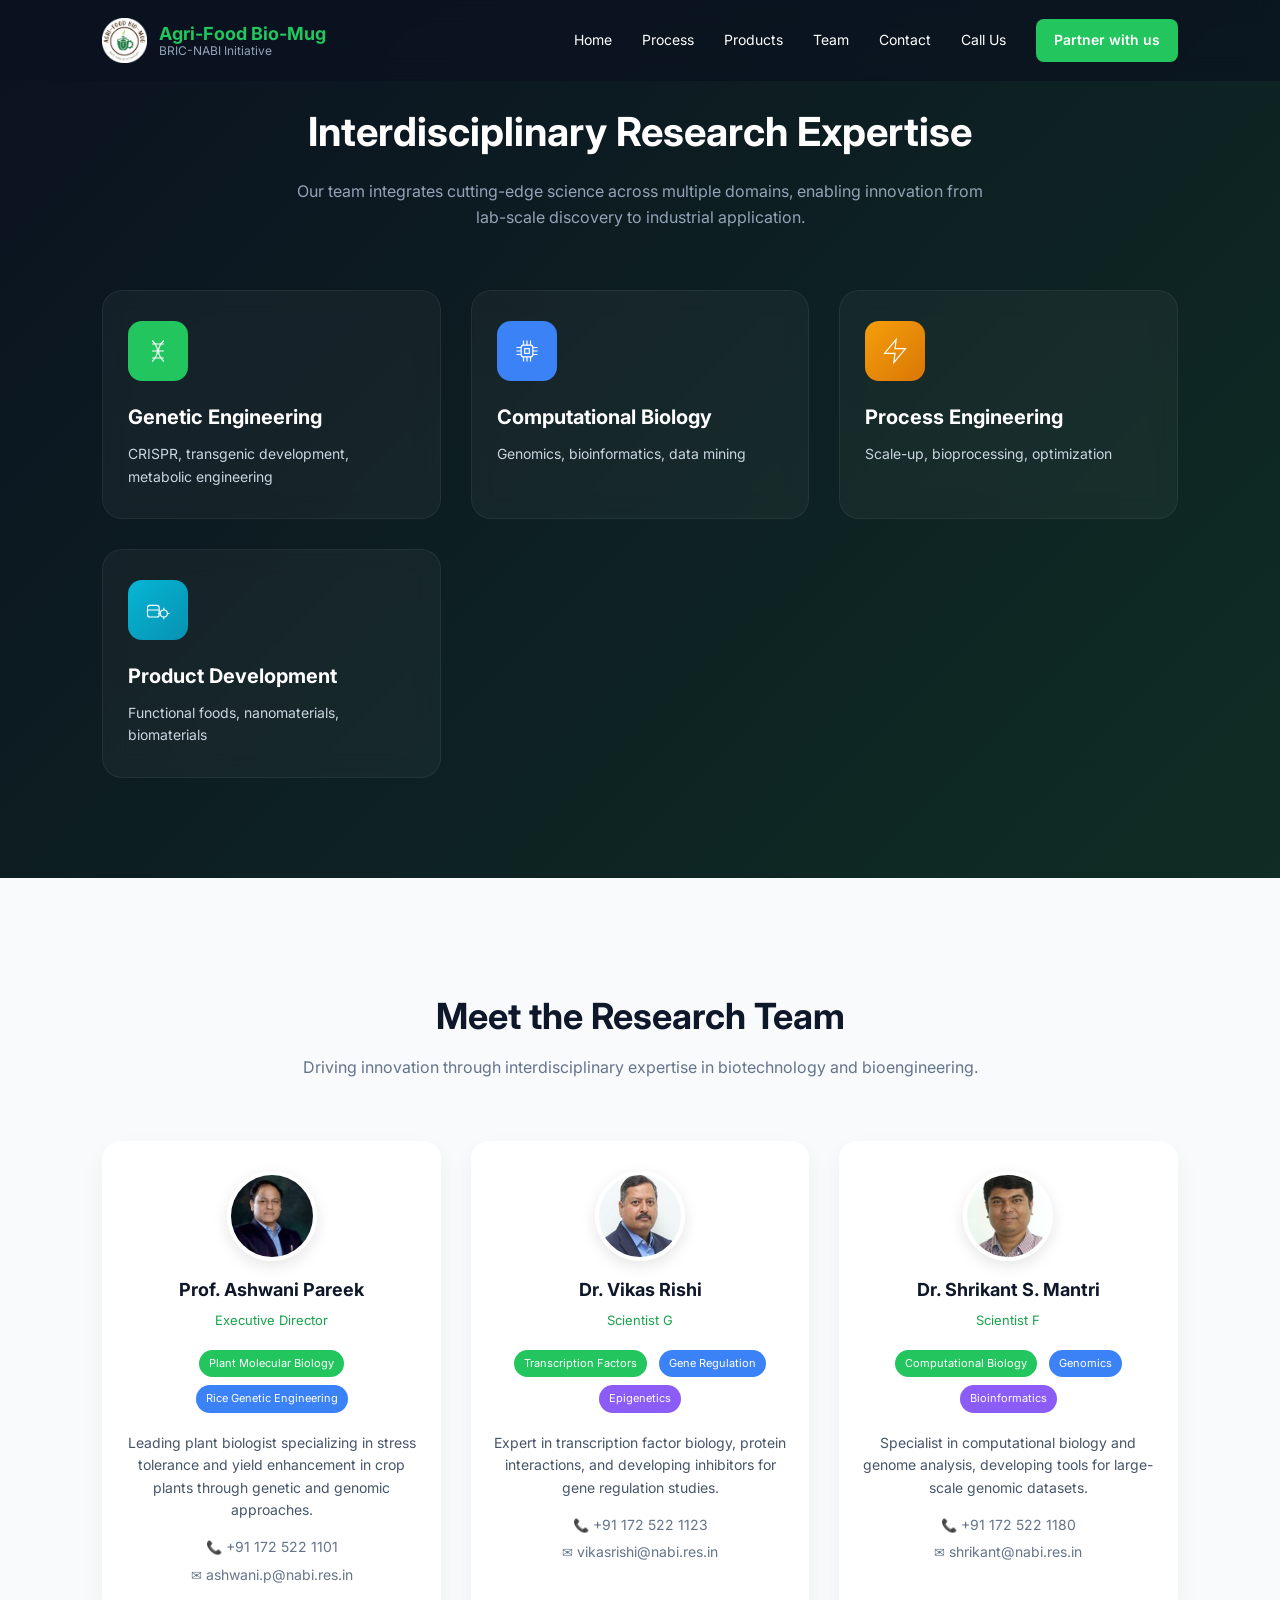
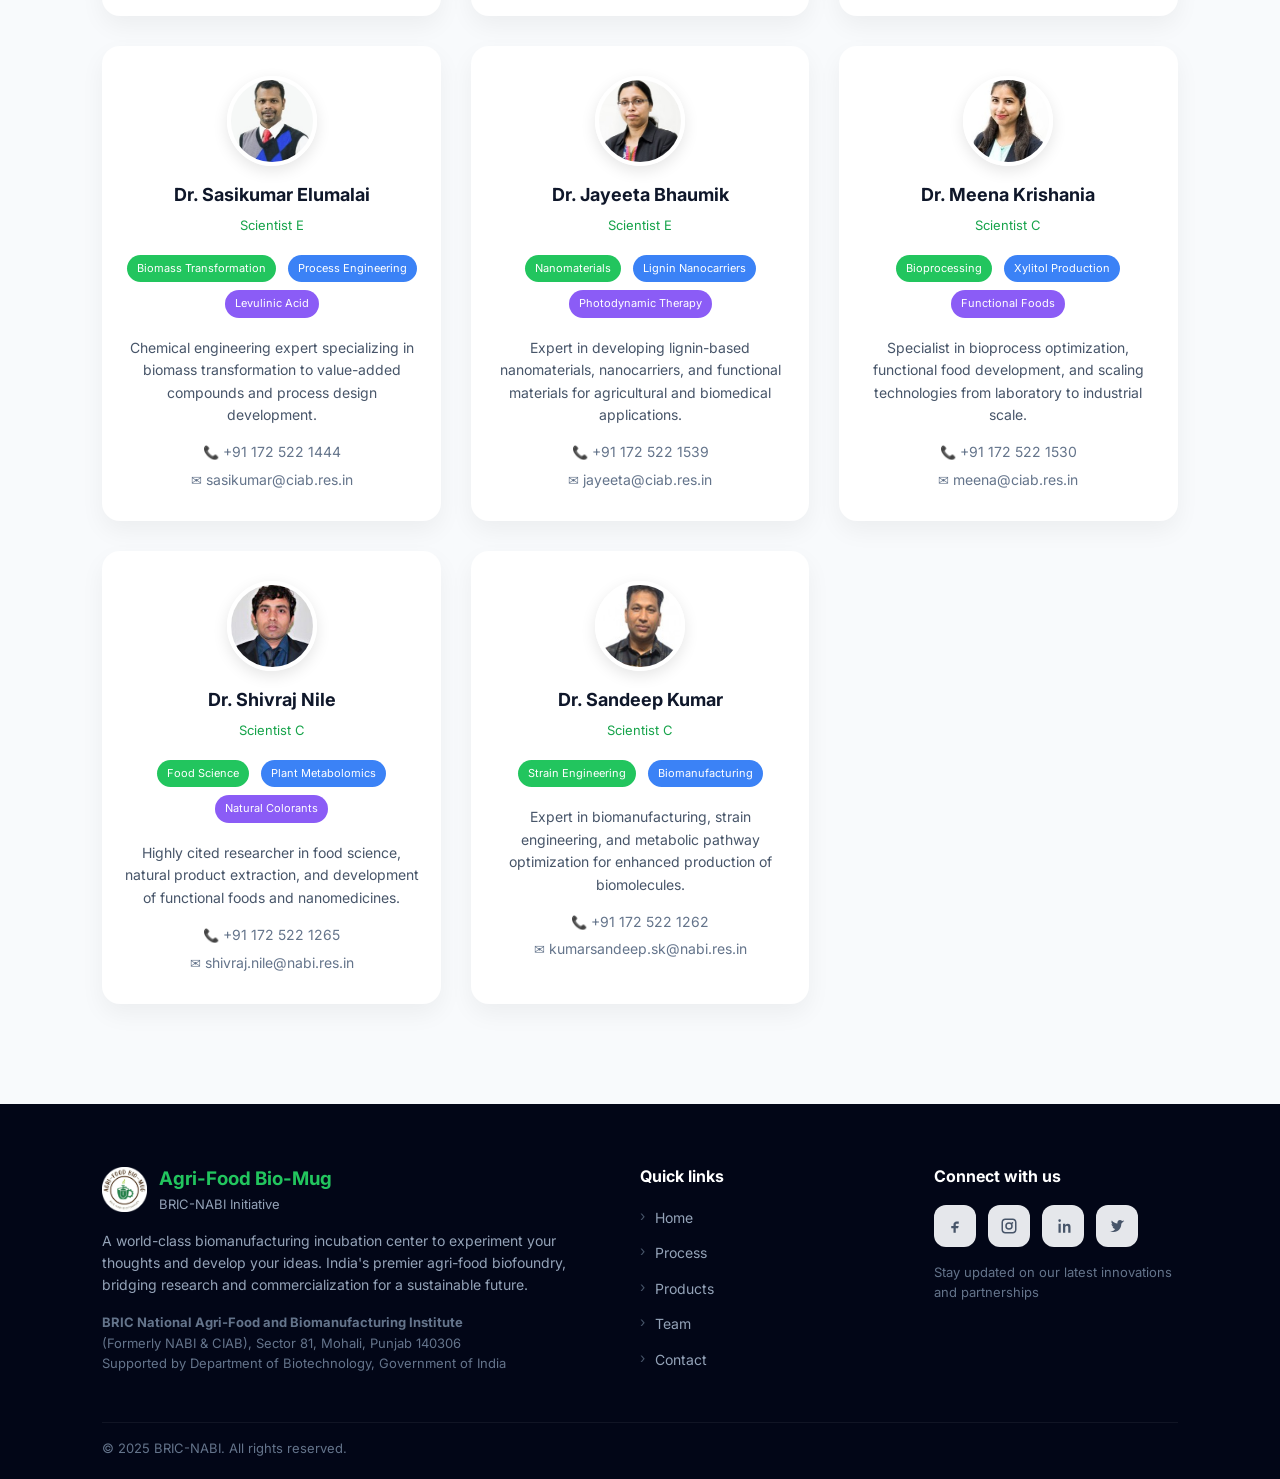
<file: team.html>
<!DOCTYPE html>
<html lang="en">
<head>
<meta charset="UTF-8">
<meta name="viewport" content="width=device-width, initial-scale=1.0">

<title>Team</title>

<link href="https://fonts.googleapis.com/css2?family=Inter:wght@400;500;600;700;800&display=swap" rel="stylesheet">
<link rel="stylesheet" href="css/main.css">
<style>
    .expertise-section {
  padding: 100px 8%;
  background:linear-gradient(135deg,#0b1220,#0f2d24);
  /* background: linear-gradient(180deg, #0b1220, #060c17); */
  color: #fff;
}

/* Header */
.section-header {
  text-align: center;
  max-width: 700px;
  margin: 0 auto 60px;
}

.badge {
  display: inline-block;
  background: rgba(43, 182, 115, 0.1);
  color: #2bb673;
  padding: 6px 14px;
  border-radius: 50px;
  font-size: 13px;
  margin-bottom: 15px;
}

.section-header h2 {
  font-size: 40px;
  font-weight: 700;
  margin-bottom: 15px;
}

.section-header p {
  color: #94a3b8;
  font-size: 16px;
  line-height: 1.6;
}

/* Grid */
.expertise-grid {
  display: grid;
  grid-template-columns: repeat(auto-fit, minmax(250px, 1fr));
  gap: 30px;
}

/* Card */
.expertise-card {
  background: rgba(255, 255, 255, 0.04);
  padding: 30px 25px;
  border-radius: 20px;
  backdrop-filter: blur(12px);
  border: 1px solid rgba(255,255,255,0.06);
  transition: all 0.35s ease;
  position: relative;
  overflow: hidden;
}

/* Hover Glow Effect */
.expertise-card::before {
  content: "";
  position: absolute;
  inset: 0;
  background: linear-gradient(120deg, transparent, rgba(43,182,115,0.15), transparent);
  opacity: 0;
  transition: 0.4s;
}

.expertise-card:hover::before {
  opacity: 1;
}

.expertise-card:hover {
  transform: translateY(-10px) scale(1.02);
  border-color: rgba(43,182,115,0.3);
}

/* Icon */
.icon-box {
  width: 60px;
  height: 60px;
  border-radius: 14px;
  display: flex;
  align-items: center;
  justify-content: center;
  margin-bottom: 20px;
}

.icon-box svg {
  width: 28px;
  height: 28px;
  stroke: white;
  fill: none;
}

/* Colors */
.green { background: linear-gradient(135deg, #2bb673, #1d9a60); }
.blue { background: linear-gradient(135deg, #3b82f6, #2563eb); }
.yellow { background: linear-gradient(135deg, #f59e0b, #d97706); }
.cyan { background: linear-gradient(135deg, #06b6d4, #0891b2); }

/* Text */
.expertise-card h3 {
  font-size: 20px;
  margin-bottom: 10px;
}

.expertise-card p {
  font-size: 14px;
  color: #cbd5e1;
  line-height: 1.6;
}

/* Responsive */
@media (max-width: 768px) {
  .section-header h2 {
    font-size: 28px;
  }
}
.research-team {
  padding: 100px 8%;
  background: #f8fafc;
  color: #0f172a;
}

/* Header */
.team-header {
  text-align: center;
  max-width: 700px;
  margin: 0 auto 60px;
}

.badge {
  display: inline-block;
  background: #e6f9f0;
  color: #16a34a;
  padding: 6px 14px;
  border-radius: 50px;
  font-size: 13px;
  margin-bottom: 10px;
}

.team-header h2 {
  font-size: 36px;
  margin: 10px 0;
}

.team-header p {
  color: #64748b;
}

/* Grid */
.team-container {
  display: grid;
  grid-template-columns: repeat(auto-fit, minmax(260px, 1fr));
  gap: 30px;
}

/* Card */
.team-card {
  background: #ffffff;
  border-radius: 18px;
  padding: 30px 20px;
  text-align: center;
  box-shadow: 0 10px 25px rgba(0,0,0,0.05);
  transition: 0.35s ease;
  position: relative;
}

.team-card:hover {
  transform: translateY(-8px);
  box-shadow: 0 18px 40px rgba(0,0,0,0.08);
}

/* Profile Image */
.profile-img {
  width: 90px;
  height: 90px;
  margin: 0 auto 15px;
  border-radius: 50%;
  overflow: hidden;
  border: 4px solid #ffffff;
  box-shadow: 0 5px 15px rgba(0,0,0,0.1);
}

.profile-img img {
  width: 100%;
  height: 100%;
  object-fit: cover;
}

/* Text */
.team-card h3 {
  font-size: 18px;
  margin-bottom: 5px;
}

.designation {
  font-size: 13px;
  color: #16a34a;
  display: block;
  margin-bottom: 15px;
}

/* Tags */
.tags {
  margin-bottom: 15px;
}

.tag {
  display: inline-block;
  font-size: 11px;
  padding: 5px 10px;
  border-radius: 50px;
  margin: 4px;
  color: white;
}

.green { background: #22c55e; }
.blue { background: #3b82f6; }
.purple { background: #8b5cf6; }

/* Description */
.team-card p {
  font-size: 14px;
  color: #475569;
  line-height: 1.6;
  margin-bottom: 15px;
}

/* Contact */
.contact {
  font-size: 13px;
  color: #64748b;
  display: flex;
  flex-direction: column;
  gap: 5px;
}
.contact a{
    text-decoration:none;
    color:#64748b;
    font-size:14px;
    transition:0.3s;
}

/* Responsive */
@media (max-width: 768px) {
  .team-header h2 {
    font-size: 26px;
  }
}
</style>
<body>
    <!-- ================= NAVBAR ================= -->

<nav class="navbar">
    <div class="logo">
    <img src="images/logoC.png" alt="Logo" class="logo-img">

    <div class="logo-text">
        Agri-Food Bio-Mug<br>
        <small style="color:#94a3b8;font-weight:400;">BRIC-NABI Initiative</small>
    </div>
</div>

    <div class="menu-toggle" onclick="toggleMenu()">☰</div>

    <div class="nav-links" id="navLinks">
        <a href="index.html">Home</a>
        <a href="process.html">Process</a>
        <a href="product.html">Products</a>
        <!-- <a href="#">Facilities</a> -->
        <a href="team.html">Team</a>
        <!-- <a href="#">Impact</a> -->
        <a href="contact.html">Contact</a>
        <a href="tel:+911725221400">Call Us</a>
        <a href="contact.html" class="partner-btn">Partner with us </a>
    </div>
</nav>
<section class="expertise-section">

  <div class="expertise-container">

    <div class="section-header">
      <!-- <span class="badge">Our Strength</span> -->
      <h2>Interdisciplinary Research Expertise</h2>
      <p>
        Our team integrates cutting-edge science across multiple domains,
        enabling innovation from lab-scale discovery to industrial application.
      </p>
    </div>

    <div class="expertise-grid">

      <!-- Card 1 -->
      <div class="expertise-card">
        <div class="icon-box green">
          <!-- DNA Icon -->
          <svg viewBox="0 0 24 24">
            <path d="M7 3c6 6 6 12 0 18"/>
            <path d="M17 3c-6 6-6 12 0 18"/>
            <path d="M7 6h10M7 12h10M7 18h10"/>
          </svg>
        </div>
        <h3>Genetic Engineering</h3>
        <p>CRISPR, transgenic development, metabolic engineering</p>
      </div>

      <!-- Card 2 -->
      <div class="expertise-card">
        <div class="icon-box blue">
          <!-- Chip Icon -->
          <svg viewBox="0 0 24 24">
            <rect x="7" y="7" width="10" height="10" rx="2"/>
            <rect x="10" y="10" width="4" height="4"/>
            <path d="M9 3v4M12 3v4M15 3v4"/>
            <path d="M9 17v4M12 17v4M15 17v4"/>
            <path d="M3 9h4M3 12h4M3 15h4"/>
            <path d="M17 9h4M17 12h4M17 15h4"/>
          </svg>
        </div>
        <h3>Computational Biology</h3>
        <p>Genomics, bioinformatics, data mining</p>
      </div>

      <!-- Card 3 -->
      <div class="expertise-card">
        <div class="icon-box yellow">
          <!-- Process Icon -->
          <svg viewBox="0 0 24 24">
            <polygon points="13 2 3 14 12 14 11 22 21 10 12 10 13 2"/>
          </svg>
        </div>
        <h3>Process Engineering</h3>
        <p>Scale-up, bioprocessing, optimization</p>
      </div>

      <!-- Card 4 -->
      <div class="expertise-card">
        <div class="icon-box cyan">
          <!-- Product Icon -->
          <svg viewBox="0 0 24 24">
            <rect x="3" y="8" width="10" height="10" rx="2"/>
            <path d="M3 12h10"/>
            <circle cx="17" cy="15" r="3"/>
            <path d="M17 10v2M17 18v2M12 15h2M20 15h2"/>
          </svg>
        </div>
        <h3>Product Development</h3>
        <p>Functional foods, nanomaterials, biomaterials</p>
      </div>

    </div>

  </div>

</section>
<section class="research-team">

  <div class="team-header">
    <!-- <span class="badge">Our Leadership</span> -->
    <h2>Meet the Research Team</h2>
    <p>Driving innovation through interdisciplinary expertise in biotechnology and bioengineering.</p>
  </div>

  <div class="team-container">

    <!-- CARD 1 -->
    <div class="team-card">
      <div class="profile-img">
        <img src="images/ashwani.jpg" alt="">
      </div>

      <h3>Prof. Ashwani Pareek</h3>
      <span class="designation">Executive Director</span>

      <div class="tags">
        <span class="tag green">Plant Molecular Biology</span>
        <span class="tag blue">Rice Genetic Engineering</span>
      </div>

      <p>
        Leading plant biologist specializing in stress tolerance and yield
        enhancement in crop plants through genetic and genomic approaches.
      </p>

      <div class="contact">
        <span>📞 <a href="tel:+91 172 522 1101">+91 172 522 1101</a></span>
        <span>✉ <a href="mailto:ashwani.p@nabi.res.in">ashwani.p@nabi.res.in</a></span>
      </div>
    </div>


    <!-- CARD 2 -->
    <div class="team-card">
      <div class="profile-img">
        <img src="images/vikas.jpg" alt="">
      </div>

      <h3>Dr. Vikas Rishi</h3>
      <span class="designation">Scientist G</span>

      <div class="tags">
        <span class="tag green">Transcription Factors</span>
        <span class="tag blue">Gene Regulation</span>
        <span class="tag purple">Epigenetics</span>
      </div>

      <p>
        Expert in transcription factor biology, protein interactions,
        and developing inhibitors for gene regulation studies.
      </p>

      <div class="contact">
        <span>📞 <a href="tel:+91 172 522 1123">+91 172 522 1123</a></span>
        <span>✉  <a href="mailto:vikasrishi@nabi.res.in">vikasrishi@nabi.res.in</a></span>
      </div>
    </div>


    <!-- CARD 3 -->
    <div class="team-card">
      <div class="profile-img">
        <img src="images/shrikant.jpg" alt="">
      </div>

      <h3>Dr. Shrikant S. Mantri</h3>
      <span class="designation">Scientist F</span>

      <div class="tags">
        <span class="tag green">Computational Biology</span>
        <span class="tag blue">Genomics</span>
        <span class="tag purple">Bioinformatics</span>
      </div>

      <p>
        Specialist in computational biology and genome analysis,
        developing tools for large-scale genomic datasets.
      </p>

      <div class="contact">
        <span>📞 <a href="tel:+91 172 522 1180">+91 172 522 1180</a></span>
        <span>✉ <a href="mailto:shrikant@nabi.res.in">shrikant@nabi.res.in</a></span>
      </div>
    </div>

    <!-- Card 4 -->
     <div class="team-card">
      <div class="profile-img">
        <img src="images/sasikumar.jpg" alt="">
      </div>

      <h3>Dr. Sasikumar Elumalai</h3>
      <span class="designation">Scientist E</span>

      <div class="tags">
        <span class="tag green">Biomass Transformation</span>
        <span class="tag blue">Process Engineering</span>
        <span class="tag purple">Levulinic Acid</span>
      </div>

      <p>
        Chemical engineering expert specializing in biomass transformation
        to value-added compounds and process design development.
      </p>

    <div class="contact">
    <span>📞 <a href="tel:+91 172 522 1444">+91 172 522 1444</a></span>
    <span>✉ <a href="mailto:sasikumar@ciab.res.in">sasikumar@ciab.res.in</a></span>
    </div>
</div>
<!-- Card 5 -->
     <div class="team-card">
      <div class="profile-img">
        <img src="images/Jayeeta.jpg" alt="">
      </div>

      <h3>Dr. Jayeeta Bhaumik</h3>
      <span class="designation">Scientist E</span>

      <div class="tags">
        <span class="tag green">Nanomaterials</span>
<span class="tag blue">Lignin Nanocarriers</span>
<span class="tag purple">Photodynamic Therapy</span>
      </div>

      <p>
        Expert in developing lignin-based nanomaterials, nanocarriers,
and functional materials for agricultural and biomedical applications.
      </p>

    <div class="contact">
    <span>📞 <a href="tel:+91 172 522 1539">+91 172 522 1539</a></span>
    <span>✉ <a href="mailto:jayeeta@ciab.res.in">jayeeta@ciab.res.in</a></span>
    </div>
</div>

<!-- Card 6 -->
     <div class="team-card">
      <div class="profile-img">
        <img src="images/Meena.jpg" alt="">
      </div>

      <h3>Dr. Meena Krishania</h3>
      <span class="designation">Scientist C</span>

      <div class="tags">
        <span class="tag green">Bioprocessing</span>
<span class="tag blue">Xylitol Production</span>
<span class="tag purple">Functional Foods</span>
      </div>

      <p>
        Specialist in bioprocess optimization, functional food development,
and scaling technologies from laboratory to industrial scale.
      </p>

    <div class="contact">
    <span>📞 <a href="tel:+91 172 522 1530">+91 172 522 1530</a></span>
    <span>✉ <a href="mailto:meena@ciab.res.in">meena@ciab.res.in</a></span>
    </div>
</div>

<!-- Card 7 -->
     <div class="team-card">
      <div class="profile-img">
        <img src="images/shiv.jpg" alt="">
      </div>

      <h3>Dr. Shivraj Nile</h3>
      <span class="designation">Scientist C</span>

      <div class="tags">
        <span class="tag green">Food Science</span>
<span class="tag blue">Plant Metabolomics</span>
<span class="tag purple">Natural Colorants</span>
<!-- <span class="tag red">Green Extraction</span> -->
      </div>

      <p>
        Highly cited researcher in food science, natural product extraction,
and development of functional foods and nanomedicines.
      </p>

    <div class="contact">
    <span>📞 <a href="tel:+91 172 522 1265">+91 172 522 1265</a></span>
    <span>✉ <a href="mailto:shivraj.nile@nabi.res.in">shivraj.nile@nabi.res.in</a></span>
    </div>
</div>

<!-- Card 8 -->
     <div class="team-card">
      <div class="profile-img">
        <img src="images/Sandeep.jpg" alt="">
      </div>

      <h3>Dr. Sandeep Kumar</h3>
      <span class="designation">Scientist C</span>

      <div class="tags">
       <span class="tag green">Strain Engineering</span>
<span class="tag blue">Biomanufacturing</span>
      </div>

      <p>
        Expert in biomanufacturing, strain engineering, and metabolic
pathway optimization for enhanced production of biomolecules.
      </p>

    <div class="contact">
    <span>📞 <a href="tel:+91 172 522 1262">+91 172 522 1262</a></span>
    <span>✉ <a href="mailto:kumarsandeep.sk@nabi.res.in">kumarsandeep.sk@nabi.res.in</a></span>
    </div>
</div>

<!-- Card 9
     <div class="team-card">
      <div class="profile-img">
        <img src="images/shrikant.jpg" alt="">
      </div>

      <h3>Dr. Sandeep Kumar</h3>
      <span class="designation">Scientist C</span>

      <div class="tags">
       <span class="tag green">Strain Engineering</span>
<span class="tag blue">Biomanufacturing</span>
      </div>

      <p>
        Expert in biomanufacturing, strain engineering, and metabolic
pathway optimization for enhanced production of biomolecules.
      </p>

    <div class="contact">
    <span>📞 +91 172 522 1262</span>
    <span>✉ kumarsandeep.sk@nabi.res.in</span>
    </div>
</div> -->

  </div>

</section>
<!-- ================= FOOTER ================= -->

<footer class="footer-light">
    <div class="footer-wrapper">

        <!-- LEFT -->
        <div class="footer-left">
            <div class="footer-brand">
                <img src="images/logoC.png" alt="logo" class="footer-logo">
                <div>
                    <h3>Agri-Food Bio-Mug</h3>
                    <p class="tagline">BRIC-NABI Initiative</p>
                </div>
            </div>

            <p class="footer-desc">
                A world-class biomanufacturing incubation center to experiment your thoughts 
                and develop your ideas. India's premier agri-food biofoundry, bridging research 
                and commercialization for a sustainable future.
            </p>

            <p class="footer-address">
                <strong>BRIC National Agri-Food and Biomanufacturing Institute</strong><br>
                (Formerly NABI & CIAB), Sector 81, Mohali, Punjab 140306<br>
                Supported by Department of Biotechnology, Government of India
            </p>
        </div>

        <!-- CENTER -->
        <div class="footer-center">
            <h4>Quick links</h4>
            <ul><li><a href="index.html">Home</a></li>
                <li><a href="process.html">Process</a></li>
                <li><a href="product.html">Products</a></li>
                <li><a href="team.html">Team</a></li>
                <li><a href="contact.html">Contact</a></li>
            </ul>
        </div>

        <!-- RIGHT -->
        <div class="footer-right">
            <h4>Connect with us</h4>

            <div class="footer-social">
                <a href="#"><svg viewBox="0 0 24 24">
            <path d="M14 9h3V6h-3c-2.2 0-4 1.8-4 4v2H7v3h3v6h3v-6h3l1-3h-4v-2c0-.6.4-1 1-1z"/>
        </svg></a>
                <a href="#"><svg viewBox="0 0 24 24">
        <path d="M7 2C4.2 2 2 4.2 2 7v10c0 2.8 2.2 5 5 5h10c2.8 0 5-2.2 
        5-5V7c0-2.8-2.2-5-5-5H7zm0 2h10c1.7 0 3 1.3 3 3v10c0 
        1.7-1.3 3-3 3H7c-1.7 0-3-1.3-3-3V7c0-1.7 
        1.3-3 3-3zm5 3a5 5 0 1 0 0 10 5 5 0 0 0 
        0-10zm0 2a3 3 0 1 1 0 6 3 3 0 0 1 
        0-6zm4.5-2.5a1.2 1.2 0 1 0 0 2.4 
        1.2 1.2 0 0 0 0-2.4z"/>
    </svg>  </a>
                <a href="#"><svg viewBox="0 0 24 24">
            <path d="M6 9h3v12H6zM7.5 6.5a1.75 1.75 0 1 1 0-3.5 1.75 1.75 0 0 1 0 3.5zM12 9h3v2c.5-1 1.6-2 3.2-2C21 9 22 10.5 22 13v8h-3v-7c0-1.5-.5-2.5-1.8-2.5S15 12.5 15 14v7h-3z"/>
        </svg>  </a>
                <a href="#"><svg viewBox="0 0 24 24">
            <path d="M22 5.8c-.7.3-1.5.6-2.3.7.8-.5 1.4-1.2 1.7-2.1-.8.5-1.7.8-2.6 1C18 4.5 17 4 16 4c-2 0-3.5 1.7-3.5 3.7 0 .3 0 .6.1.8-3-.2-5.7-1.6-7.5-3.9-.3.6-.5 1.2-.5 2 0 1.3.7 2.5 1.8 3.2-.6 0-1.2-.2-1.7-.5v.1c0 1.9 1.3 3.4 3 3.7-.3.1-.7.1-1 .1-.2 0-.5 0-.7-.1.5 1.6 2 2.8 3.7 2.8A7.1 7.1 0 0 1 2 18.5 10 10 0 0 0 7.5 20c6.6 0 10.2-5.6 10.2-10.4v-.5c.7-.5 1.3-1.2 1.8-2z"/>
        </svg></a>
            </div>

            <p class="footer-note">
                Stay updated on our latest innovations and partnerships
            </p>
        </div>

    </div>

    <!-- BOTTOM -->
    <div class="footer-bottom-light">
        <p>© 2025 BRIC-NABI. All rights reserved.</p>
        <p class="made"></p>
    </div>
</footer>
<script>
function toggleMenu(){
    document.getElementById("navLinks").classList.toggle("active");
}
</script>
</body>
</html>
</file>
<file: css/main.css>
/* =========================
   GLOBAL RESET
========================= */

*{
    margin:0;
    padding:0;
    box-sizing:border-box;
    font-family:'Inter',sans-serif;
    max-width:100%;
}

/* body{
    background:#0b1220;
    color:#ffffff;
} */

/* =========================
   NAVBAR
========================= */

.navbar{
    position:fixed;
    top:0;
    width:100%;
    display:flex;
    justify-content:space-between;
    align-items:center;
    padding:18px 8%;
    backdrop-filter: blur(12px);
    background:rgba(11,18,32,0.7);
    z-index:1000;
}
.logo-img{
    height: 40px;   /* adjust size */
    width: auto;
}
.logo{
    display: flex;
    align-items: center;
    gap: 12px;
    font-weight:700;
    font-size:18px;
    color:#22c55e;
}

.logo-img{
    height: 45px;
    width: auto;
}

.logo-text{
    display: flex;
    flex-direction: column;
    line-height: 1.2;
}

.logo-text small{
    color: #94a3b8;
    font-weight: 400;
    font-size: 12px;
}
.nav-links{
    display:flex;
    gap:30px;
    align-items:center;
}

.nav-links a{
    text-decoration:none;
    color:#ffffff;
    font-size:14px;
    transition:0.3s;
}

.nav-links a:hover{
    color:#22c55e;
}

.partner-btn{
    background:#22c55e;
    padding:10px 18px;
    border-radius:8px;
    color:#ffffff;
    font-size:14px;
    font-weight:600;
}

/* Mobile Menu */

.menu-toggle{
    color: #ffffff !important;
    display:none;
    font-size:26px;
    cursor:pointer;
}

/* =========================
   HERO SECTION
========================= */

.hero{
    min-height:100vh;
    display:flex;
    justify-content:center;   /* Horizontal center */
    align-items:center;       /* Vertical center */
    text-align:center; 
    padding:120px 8% 80px;
    background:linear-gradient(135deg,#0b1220,#0f2d24);
}

.hero-content{
    max-width:800px;
}

.badge{
    display:inline-block;
    background:#1e293b;
    color:#facc15;
    padding:10px 18px;
    border-radius:50px;
    font-size:14px;
    margin-bottom:25px;
    justify-content:center
}

.hero h1{
    font-size:60px;
    font-weight:800;
    line-height:1.1;
    margin-bottom:20px;
}

.hero p{
    font-size:18px;
    color:#cbd5e1;
    margin-bottom:15px;
}

.quote{
    font-style:italic;
    color:#94a3b8;
}

.buttons{
    margin-top:35px;
    display:flex;
    gap:20px;
    flex-wrap:wrap;
    justify-content:center;
}

.btn-primary{
    background:#22c55e;
    padding:14px 28px;
    border-radius:10px;
    text-decoration:none;
    color:#fff;
    font-weight:600;
}

.btn-secondary{
    border:1px solid #475569;
    padding:14px 28px;
    border-radius:10px;
    text-decoration:none;
    color:#fff;
    font-weight:600;
}

/* Bottom Badges */

.bottom-badges{
    margin-top:50px;
    display:flex;
    gap:20px;
    flex-wrap:wrap;
}

.small-badge{
    background:#111827;
    padding:10px 16px;
    border-radius:30px;
    font-size:14px;
    color:#cbd5e1;
}

/* =========================
   RESPONSIVE
========================= */

@media(max-width:992px){

    .hero h1{
        font-size:42px;
    }

    .nav-links{
        position:absolute;
        top:70px;
        right:0;
        background:#0b1220;
        width:100%;
        flex-direction:column;
        padding:30px 0;
        display:none;
    }

    .nav-links.active{
        display:flex;
    }

    .menu-toggle{
        display:block;
    }

}

@media(max-width:600px){

    .hero h1{
        font-size:32px;
    }

    .hero{
        padding:100px 6% 60px;
    }

}

/* INFO STRIP SECTION */
.info-strip{
    background:#f3f4f6;
    
    padding:60px 8%;
}

.info-container{
    max-width:1000px;
    margin:auto;
    display:flex;
    justify-content:space-between;
    align-items:center;
    gap:40px;
    flex-wrap:wrap;
}

.info-item{
    text-align:center;
    flex:1;
    min-width:220px;
}

.info-label{
    font-size:14px;
    color:#555;
    margin-bottom:15px;
}

.info-box{
    color: #000;
    padding:16px 30px;
    border-radius:14px;
    font-weight:600;
    font-size:18px;
    display:inline-block;
    background:white;
}

/* Color Variants */
.info-box.green{
    border:2px solid #8dd3b5;
    background:#e6f5ef;
}

.info-box.yellow{
    border:2px solid #e7c56f;
    background:#f9f3e3;
}

.info-box.blue{
    border:2px solid #9ec1d4;
    background:#e8f1f6;
}

/* Responsive */
@media(max-width:768px){
    .info-container{
        flex-direction:column;
        gap:30px;
    }
}

/* =========================
   FOOTER
========================= */

.footer-light{
    background:#020617; /* deep dark */
    padding:60px 8% 20px;
    font-family:'Inter', sans-serif;
    color:#cbd5f5;
}

/* Layout */
.footer-wrapper{
    display:grid;
    grid-template-columns:2fr 1fr 1fr;
    gap:50px;
    align-items:flex-start;
}

/* LEFT */
.footer-brand{
    display:flex;
    align-items:center;
    gap:12px;
    margin-bottom:15px;
}

.footer-logo{
    width:45px;
}

.footer-left h3{
    color:#22c55e;
    margin:0;
}

.tagline{
    font-size:13px;
    color:#94a3b8;
}

.footer-desc{
    margin:15px 0;
    font-size:14px;
    line-height:1.6;
    color:#94a3b8;
}

.footer-address{
    font-size:13px;
    color:#64748b;
}

/* CENTER */
.footer-center h4{
    margin-bottom:15px;
    color:#ffffff;
}

.footer-center ul{
    list-style:none;
    padding:0;
}

.footer-center li{
    margin-bottom:10px;
}

.footer-center a{
    text-decoration:none;
    color:#94a3b8;
    font-size:14px;
    position:relative;
    padding-left:15px;
}

/* Arrow */
.footer-center a::before{
    content:"›";
    position:absolute;
    left:0;
    color:#475569;
}

.footer-center a:hover{
    color:#22c55e;
}

/* RIGHT */
.footer-right h4{
    margin-bottom:15px;
    color:#ffffff;
}

.footer-social{
    display:flex;
    gap:12px;
    margin-bottom:15px;
}

.footer-social a{
    width:42px;
    height:42px;
    background:#0f172a;
    border-radius:12px;
    display:flex;
    align-items:center;
    justify-content:center;
    transition:all 0.3s ease;
    border:1px solid rgba(255,255,255,0.05);
}

/* Icon placeholders */
.footer-social i{
    width:16px;
    height:16px;
    display:block;
    background:#94a3b8;
    transition:0.3s;
}

/* Hover Effects (Premium) */
.footer-social a:hover{
    transform:translateY(-4px) scale(1.08);
}

/* Brand Colors */
.footer-social a:nth-child(1):hover{background:#1877f2;}
.footer-social a:nth-child(2):hover{
    background:radial-gradient(circle at 30% 30%, #feda75, #fa7e1e, #d62976, #962fbf, #4f5bd5);
}
.footer-social a:nth-child(3):hover{background:#0a66c2;}
.footer-social a:nth-child(4):hover{background:#1da1f2;}

.footer-social a:hover i{
    background:#ffffff;
}

/* Note */
.footer-note{
    font-size:13px;
    color:#64748b;
}

/* Bottom */
.footer-bottom-light{
    border-top:1px solid rgba(255,255,255,0.06);
    margin-top:40px;
    padding-top:15px;
    display:flex;
    justify-content:space-between;
    font-size:13px;
    color:#64748b;
}

.made{
    opacity:0.8;
}
.footer-social{
    display:flex;
    gap:12px;
    margin-bottom:15px;
}

.footer-social a{
    width:42px;
    height:42px;
    background:#e5e7eb; /* light grey box */
    border-radius:12px;
    display:flex;
    align-items:center;
    justify-content:center;
    transition:all 0.25s ease;
}

/* ICON */
.footer-social svg{
    width:18px;
    height:18px;
    fill:#475569; /* dark grey icon */
    transition:0.25s;
}

/* HOVER (subtle, not flashy) */
.footer-social a:hover{
    background:#d1d5db;
    transform:translateY(-2px);
}

.footer-social a:hover svg{
    fill:#111827;
}
/* Responsive */
@media(max-width:900px){
    .footer-wrapper{
        grid-template-columns:1fr;
    }

    .footer-bottom-light{
        flex-direction:column;
        gap:10px;
        text-align:center;
    }
}
body {
      font-family: 'Arial', 'Helvetica', sans-serif;
      margin: 0;
      padding: 0;
      background-color: #f5f8f5; /* very light green-gray */
      color: #333;
      line-height: 1.6;
    }
    .section {
      max-width: 1100px;
      margin: 50px auto;
      padding: 0 20px;
    }
    .badge {
      display: inline-block;
      background-color: #28a745; /* vibrant green */
      color: white;
      padding: 6px 18px;
      border-radius: 50px;
      font-size: 0.95em;
      font-weight: bold;
      margin-bottom: 15px;
      text-transform: uppercase;
      letter-spacing: 1px;
    }
    h1 {
      font-size: 2.6em;
      color: #1b5e20; /* dark green */
      margin: 10px 0 25px;
      font-weight: 700;
    }
    .intro p {
      font-size: 1.15em;
      margin: 20px 0;
      max-width: 95%;
    }
    .image-wrapper {
      text-align: center;
      margin: 40px 0;
    }
    .image-wrapper img {
      max-width: 100%;
      height: auto;
      border-radius: 8px;
      box-shadow: 0 4px 20px rgba(0,0,0,0.12);
      border: 1px solid #e0e0e0;
      display: block;
    }
    .services {
      display: flex;
      flex-wrap: wrap;
      gap: 30px;
      justify-content: center;
      margin-top: 50px;
    }
    .service-item {
      flex: 1 1 300px;
      background: white;
      border-radius: 10px;
      padding: 25px;
      box-shadow: 0 3px 15px rgba(0,0,0,0.08);
      border: 1px solid #e8f5e9;
      transition: all 0.25s ease;
    }
    .service-item:hover {
      transform: translateY(-5px);
      box-shadow: 0 8px 25px rgba(0,0,0,0.12);
    }
    .service-icon {
      font-size: 2.8em;
      color: #28a745;
      margin-bottom: 15px;
      display: block;
    }
    .service-title {
      font-size: 1.4em;
      color: #1b5e20;
      margin: 10px 0;
    }
    .highlight {
      background-color: #e8f5e9;
      color: #1b5e20;
      padding: 6px 16px;
      border-radius: 30px;
      font-weight: bold;
      font-size: 1.05em;
      display: inline-block;
      margin-top: 12px;
    }

    .green { background: linear-gradient(135deg, #2bb673, #1d9a60); }
.blue { background: linear-gradient(135deg, #3b82f6, #2563eb); }
.yellow { background: linear-gradient(135deg, #f59e0b, #d97706); }
.cyan { background: linear-gradient(135deg, #06b6d4, #0891b2); }

.icon{
width:60px;
height:60px;
border-radius:15px;
display:flex;
align-items:center;
justify-content:center;
background:linear-gradient(135deg,#e6f4ec,#d8f3dc);
margin-bottom:20px;
}

.icon svg{
width:28px;
height:28px;
stroke:white;
stroke-width:2;
fill:none;
}
</file>
